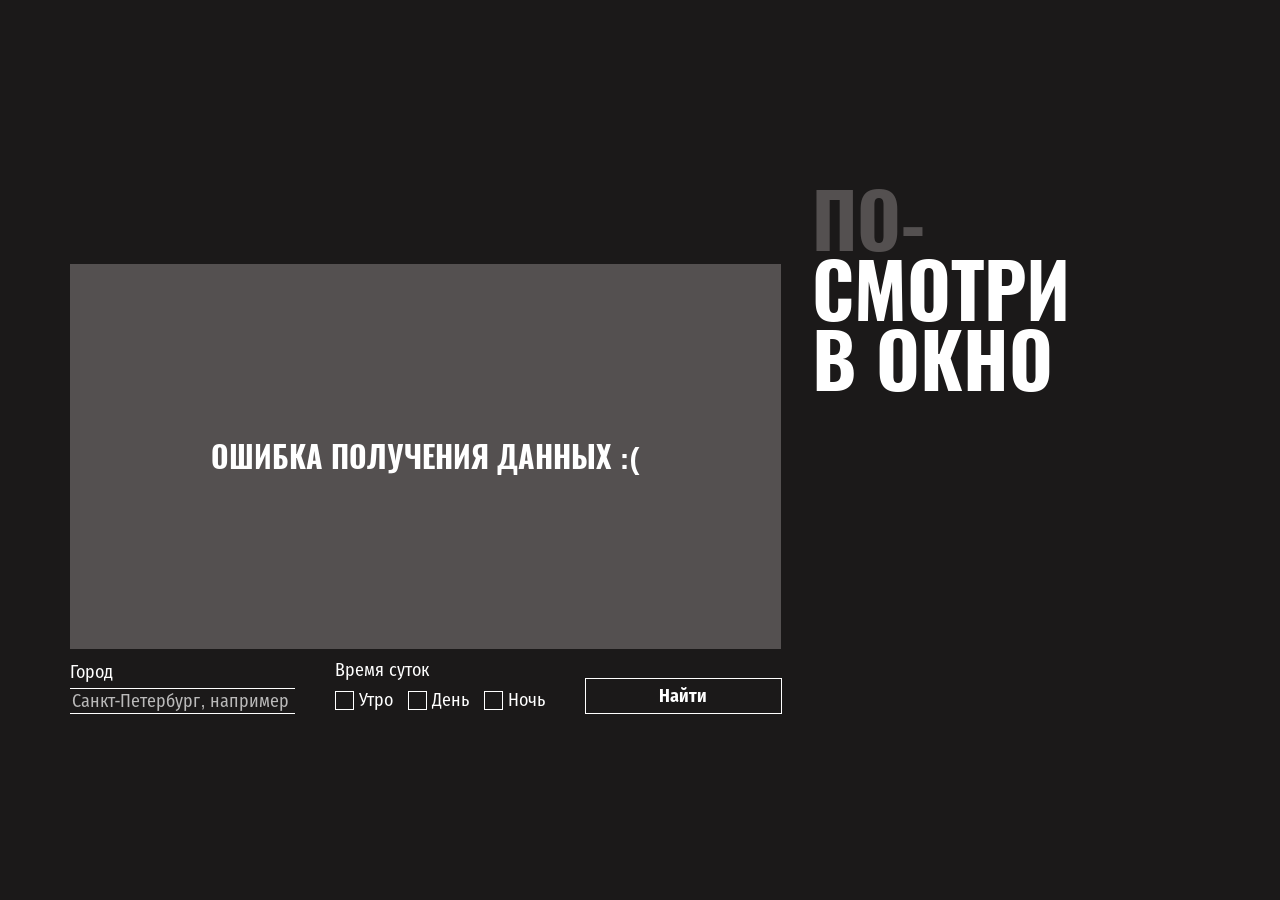
<file: index.html>
<!DOCTYPE html>
<html lang="ru">

<head>
  <meta charset="UTF-8" />
  <meta http-equiv="X-UA-Compatible" content="IE=edge" />
  <meta name="viewport" content="width=device-width, initial-scale=1.0" />
  <title>Посмотри в окно</title>
  <link rel="stylesheet" href="./fonts/fonts.css" />
  <link rel="stylesheet" href="./styles/style.css" />
  <link rel="stylesheet" href="./styles/preloader.css" />
  <link rel="stylesheet" href="./styles/error.css" />
</head>

<body class="page">
  <main class="content">
    <section class="result">
      <div class="result__video-container">
        <video src="" controls class="result__video" poster=""></video>
      </div>

      <form class="search-form">
        <fieldset class="search-form__fieldset">
          <h2 class="search-form__fieldset-title">Город</h2>
          <label class="search-form__label">
            <span class="search-form__label-text visually-hidden">Город</span>
            <input type="text" placeholder="Санкт-Петербург, например" name="city" class="search-form__textfield" />
          </label>
        </fieldset>
        <fieldset class="search-form__fieldset">
          <h2 class="search-form__fieldset-title">Время суток</h2>
          <div class="search-form__checkbox-list">
            <label class="search-form__label">
              <input type="checkbox" name="time" value="morning" class="search-form__checkbox visually-hidden" />
              <span class="search-form__pseudo-checkbox"></span>
              <span class="search-form__label-text">Утро</span>
            </label>
            <label class="search-form__label">
              <input type="checkbox" name="time" value="afternoon" class="search-form__checkbox visually-hidden" />
              <span class="search-form__pseudo-checkbox"></span>
              <span class="search-form__label-text">День</span>
            </label>
            <label class="search-form__label">
              <input type="checkbox" name="time" value="night" class="search-form__checkbox visually-hidden" />
              <span class="search-form__pseudo-checkbox"></span>
              <span class="search-form__label-text">Ночь</span>
            </label>
          </div>
        </fieldset>
        <button class="button button_focus-visible search-form__submit-button">Найти</button>
      </form>
    </section>

    <section class="content__details">
      <h1 class="title">
        <span class="content__accent">По-</span><br />смотри<br />в окно
      </h1>
      
      <div class="content__list-container">
        <ul class="content__list">
          <!-- ЗДЕСЬ ОКАЖУТСЯ ТЕМПЛЕЙТЫ КАРТОЧЕК -->
        </ul>
      </div>
    </section>
  </main>

  <!-- ТЕМПЛЕЙТЫ -->

  <template class="preloader-template">
    <div class="preloader">
      <div class="preloader-chasing-squares">
        <div class="square"></div>
        <div class="square"></div>
        <div class="square"></div>
        <div class="square"></div>
      </div>
    </div>
  </template>

  <template class="cards-list-item-template">
    <li class="content__list-item">
      <a href="#0" class="content__card-link">
        <article class="content__video-card">
          <div class="content__video-card-description-container">
            <h2 class="content__video-card-title"></h2>
            <p class="content__video-card-description"></p>
          </div>
          <img src="" alt="" class="content__video-card-thumbnail" />
        </article>
      </a>
    </li>
  </template>
  <template class="more-button-template">
    <li>
      <button class="button more-button">Показать еще</button>

    </li>
  </template>

  <template class="error-template">
    <div class="error">
      <h2 class="error__title">Из этого города нет видео :(</h2>
    </div>
  </template>
  <script src="./scripts/script.js"></script>
</body>

</html>
</file>
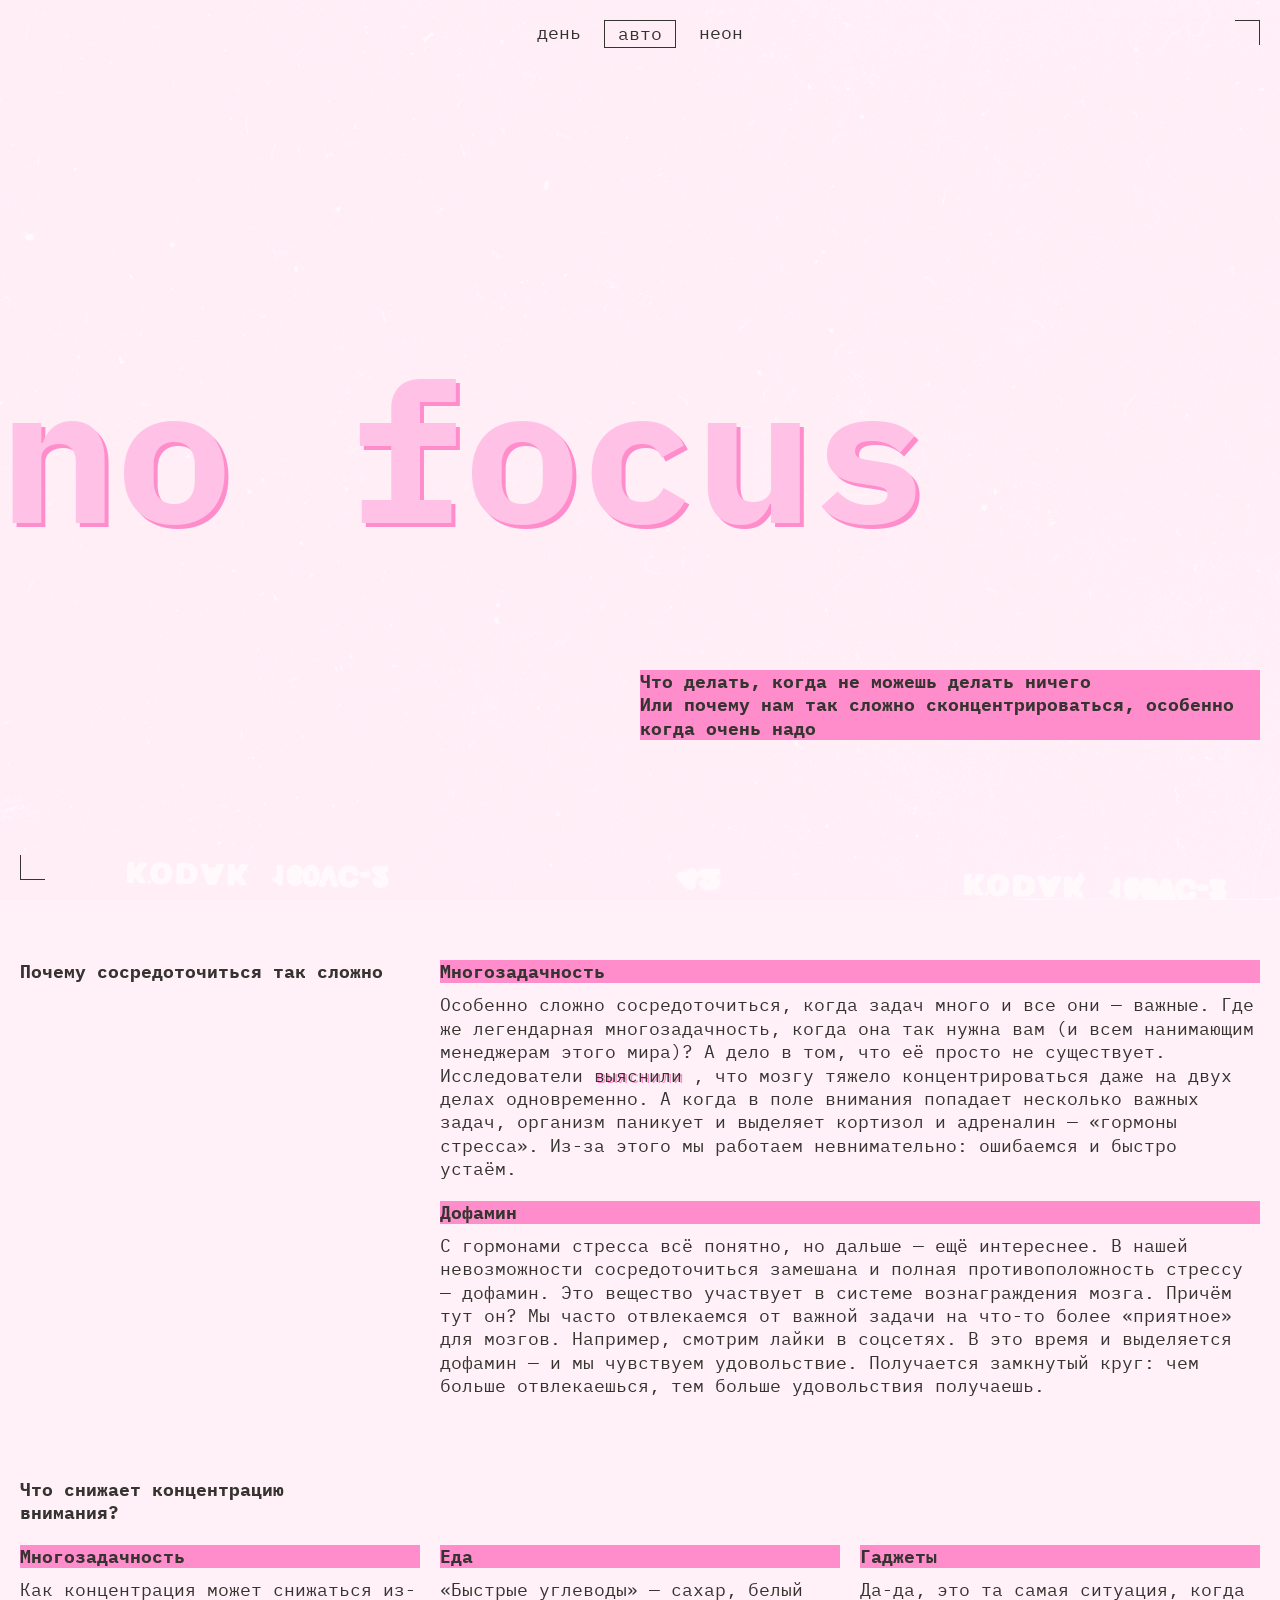
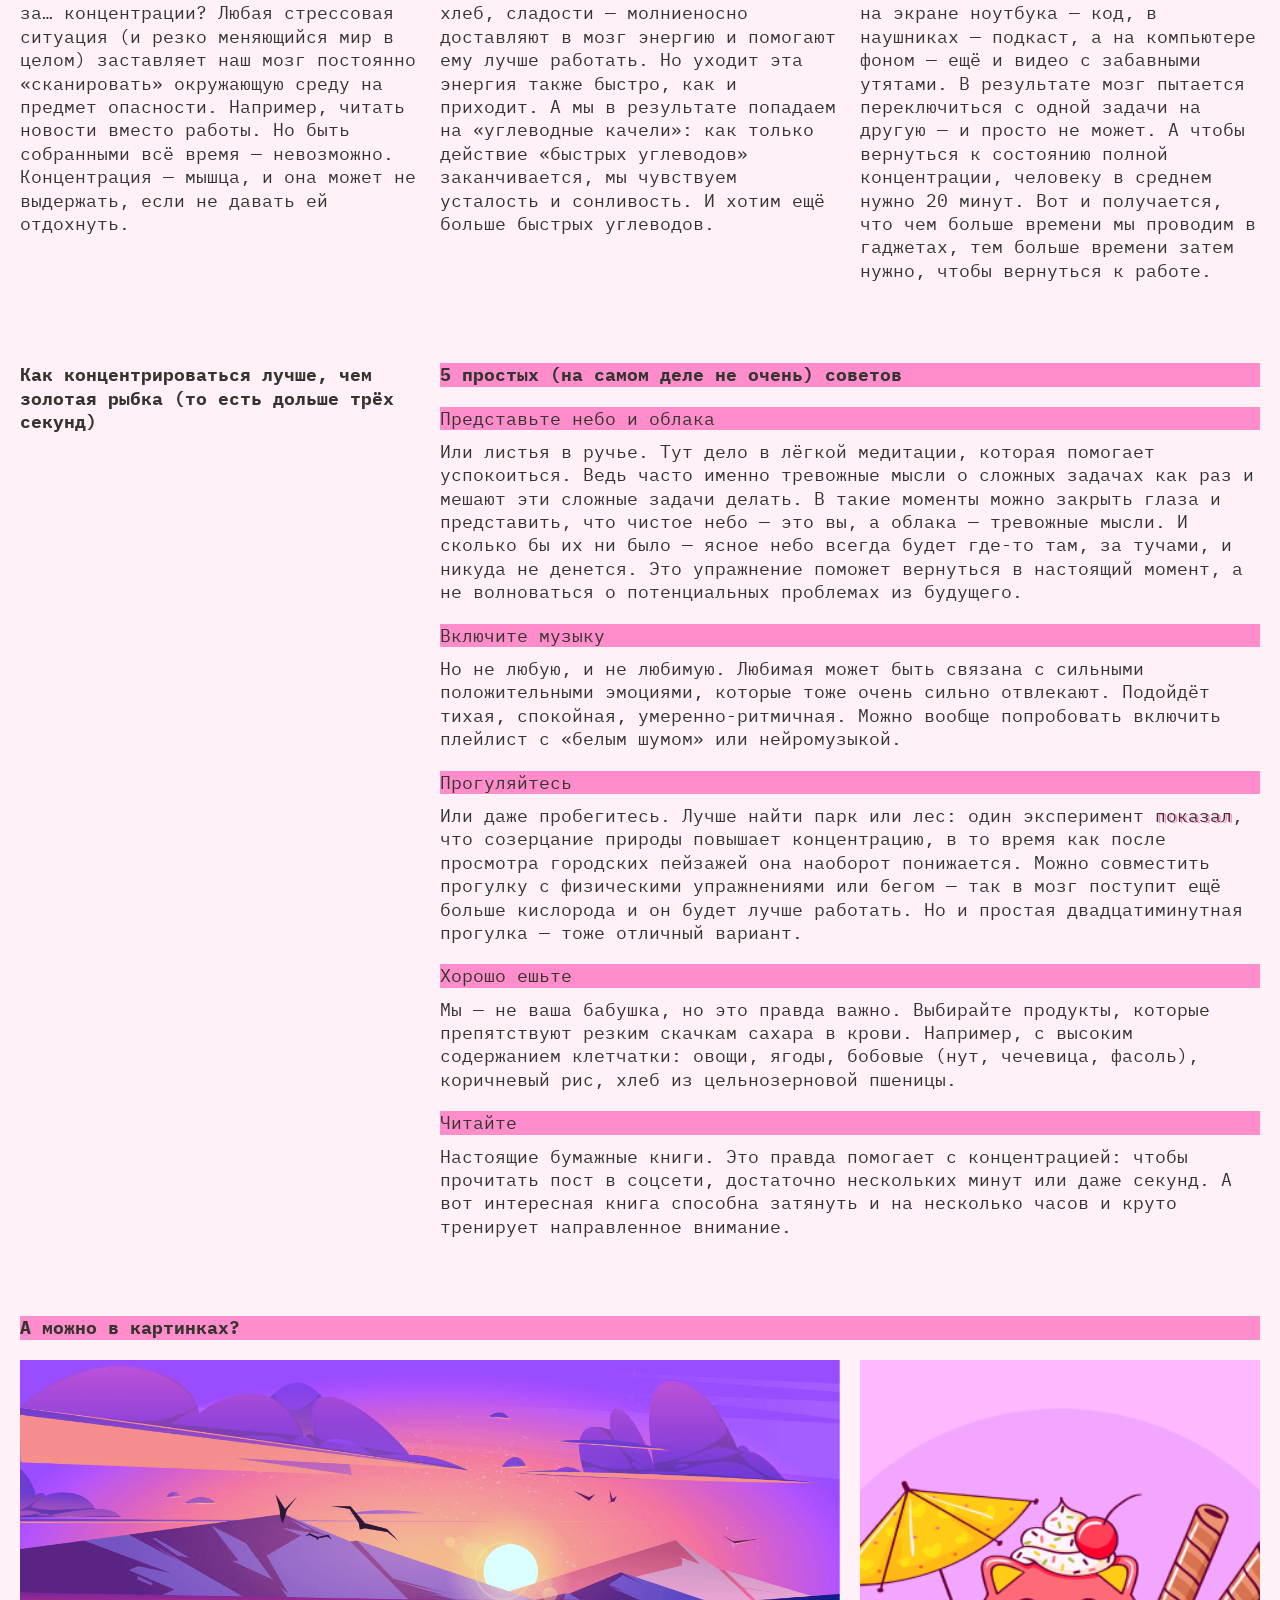
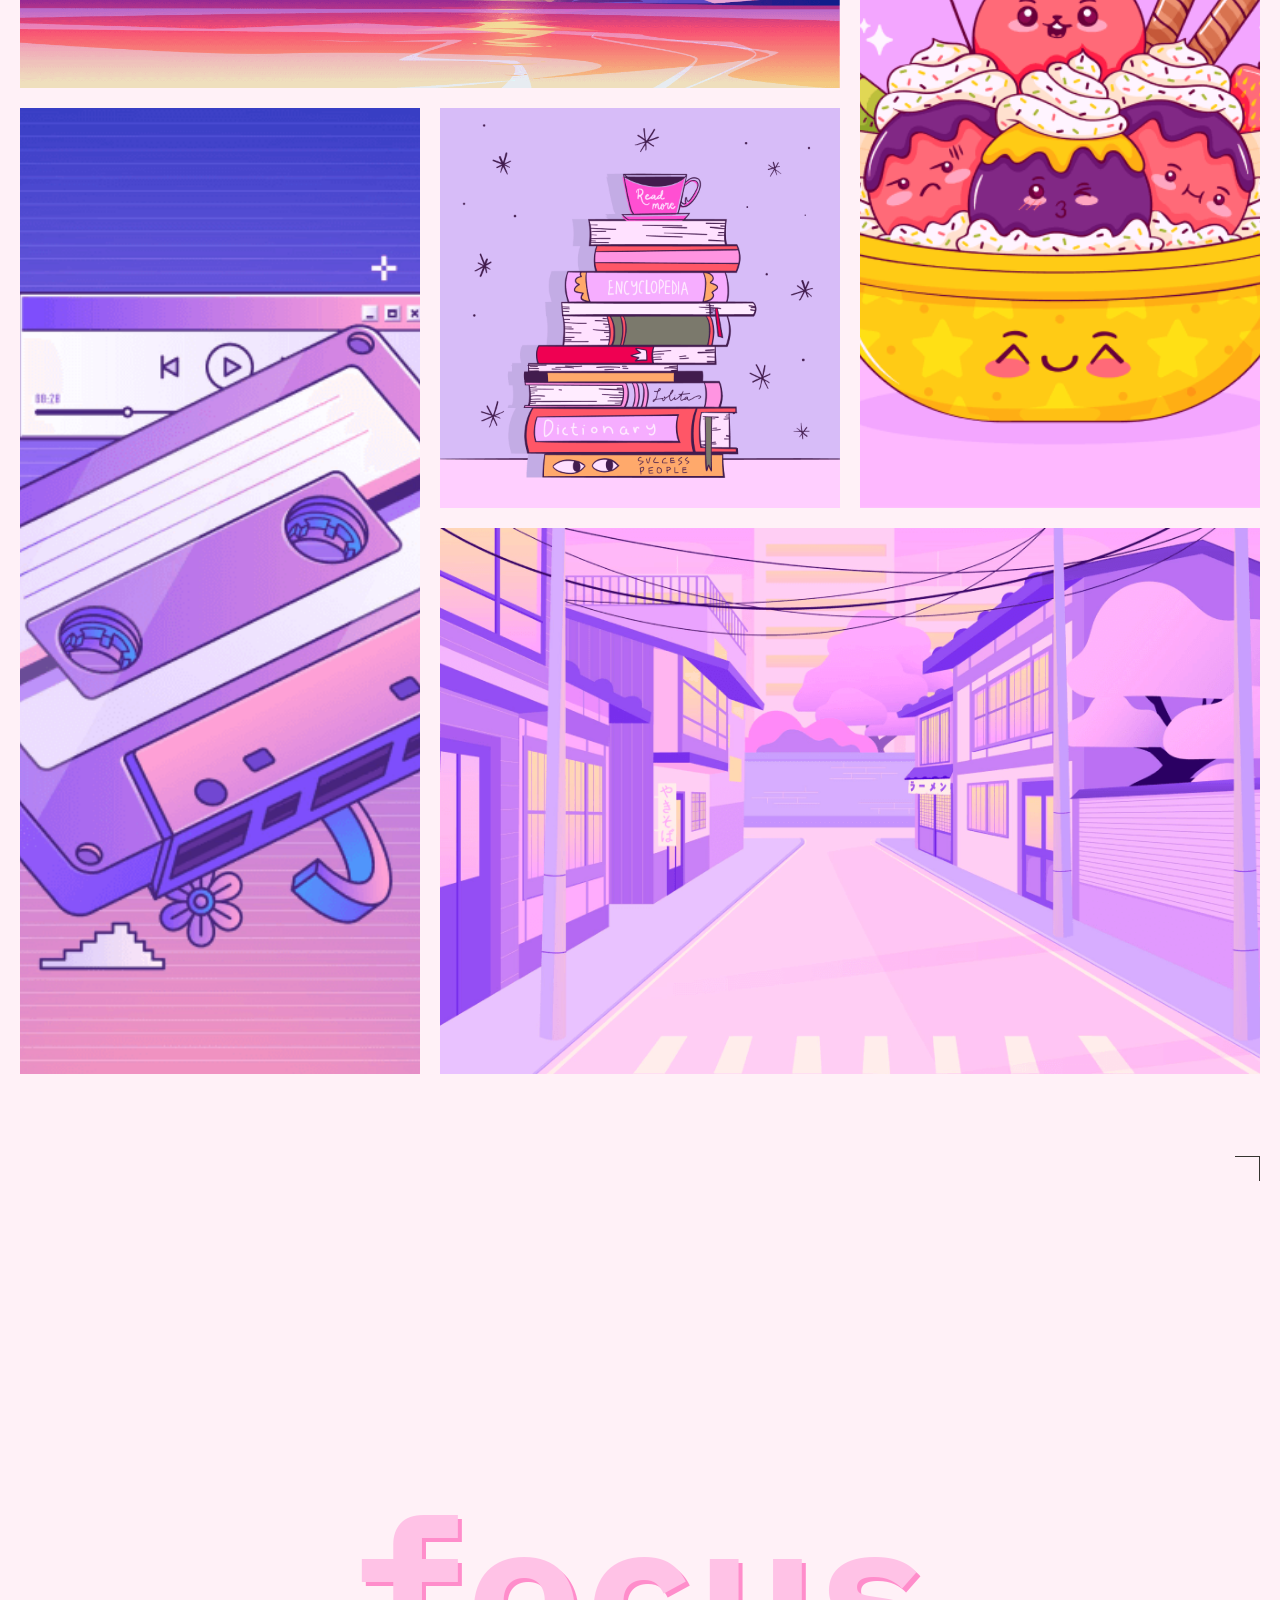
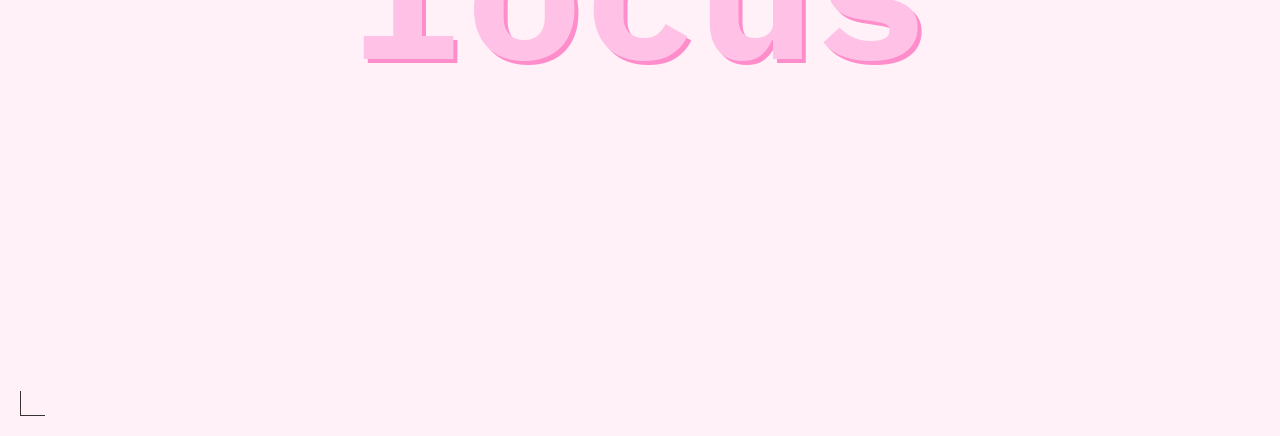
<file: Desktop/div/slozhno-sosredotochitsya-fd/index.html>
<!DOCTYPE html>
<html lang="ru">
  <head>
    <meta charset="UTF-8" />
    <meta http-equiv="X-UA-Compatible" content="IE=edge" />
    <meta name="viewport" content="width=device-width, initial-scale=1.0" />
    <meta name="color-scheme" content="dark light">
    <title>Сложно сосредоточиться</title>
    <link rel="stylesheet" href="./fonts/fonts.css">
    <link rel="stylesheet" href="./styles/globals.css">
    <link rel="stylesheet" href="./styles/variables.css">
    <link rel="stylesheet" href="./styles/style.css">
    <link rel="stylesheet" href="./styles/dark.css">
    <link rel="stylesheet" href="./styles/light.css">
    <link rel="icon" href="./images/favicon.ico" sizes="any" />
    <link rel="icon" href="./images/favicon.svg" type="image/svg+xml" />
    <link rel="mobile-icon" href="./images/mobile-icon.png" />
    <script src="./scripts/script.js"></script>
  </head>
  <body class="page">
    <header class="header decorated-zone">
      <span class="rec_empty"></span>

      <nav class="header__theme-menu">
        <ul class="header__theme-menu-list">
          <li class="header__theme-menu-item">
            <button
              class="header__theme-menu-button header__theme-menu-button_type_light"
            >
              День
            </button>
          </li>
          <li class="header__theme-menu-item">
            <button
              class="header__theme-menu-button header__theme-menu-button_active header__theme-menu-button_type_auto"
              disabled
            >
              Авто
            </button>
          </li>
          <li class="header__theme-menu-item">
            <button
              class="header__theme-menu-button header__theme-menu-button_type_dark"
            >
              Неон
            </button>
          </li>
        </ul>
      </nav>

      <h1 class="huge_title">no focus</h1>

      <div class="header_text"><p>Что делать, когда не можешь делать ничего</p>
        <p>Или почему нам так сложно сконцентрироваться, особенно когда очень надо</p>
      </div>
    </header>
    <main class="main">
      <section class="section section_why">
        <h2 class="question question_why">Почему сосредоточиться так сложно</h2>

        <div class="answers_why">
          <article class="answer">
            <h3 class="answer_title">Многозадачность</h3>
            <p class="answer_text">Особенно сложно сосредоточиться, когда задач много и все они — важные.
              Где же легендарная многозадачность, когда она так нужна вам
              (и всем нанимающим менеджерам этого мира)?
              А дело в том, что её просто не существует. Исследователи 
              <a class="simple_link" href="https://www.dana.org/article/multicosts-of-multitasking/" class="section__article-text-link" target="_blank">выяснили</a>
              , что мозгу тяжело концентрироваться даже на двух делах одновременно. 
              А когда в поле внимания попадает несколько важных задач, 
              организм паникует и выделяет кортизол и адреналин — «гормоны стресса». 
              Из-за этого мы работаем невнимательно: ошибаемся и быстро устаём.
            </p>
          </article>

          <article class="answer">
            <h3 class="answer_title">Дофамин</h3>
            <p class="answer_text">С гормонами стресса всё понятно, но дальше — ещё интереснее. 
              В нашей невозможности сосредоточиться замешана и полная противоположность 
              стрессу — дофамин. Это вещество участвует в системе вознаграждения мозга. 
              Причём тут он? Мы часто отвлекаемся от важной задачи на что-то более 
              «приятное» для мозгов. Например, смотрим лайки в соцсетях. 
              В это время и выделяется дофамин — и мы чувствуем удовольствие. 
              Получается замкнутый круг: чем больше отвлекаешься, тем больше 
              удовольствия получаешь.
            </p>
          </article>
        </div>
      </section>

      <section class="section section_what">
        <h2 class="question question_what">Что снижает концентрацию внимания?</h2>
        <div class="answers_what">
          <article class="answer">
            <h3 class="answer_title">Многозадачность</h3>
            <p class="answer_text">Как концентрация может снижаться из-за… концентрации? 
              Любая стрессовая ситуация (и резко меняющийся мир в целом) 
              заставляет наш мозг постоянно «сканировать» окружающую среду на предмет 
              опасности. Например, читать новости вместо работы. Но быть собранными 
              всё время — невозможно. Концентрация — мышца, и она может не выдержать, 
              если не давать ей отдохнуть.
            </p>
          </article>

          <article class="answer">
            <h3 class="answer_title">Еда</h3>
            <p class="answer_text">«Быстрые углеводы» — сахар, белый хлеб, сладости — молниеносно 
              доставляют в мозг энергию и помогают ему лучше работать. 
              Но уходит эта энергия также быстро, как и приходит. 
              А мы в результате попадаем на «углеводные качели»: как только действие 
              «быстрых углеводов» заканчивается, мы чувствуем усталость и сонливость. 
              И хотим ещё больше быстрых углеводов.
            </p>
          </article>

          <article class="answer">
            <h3 class="answer_title">Гаджеты</h3>
            <p class="answer_text">Да-да, это та самая ситуация, когда на экране ноутбука — код,
              в наушниках — подкаст, а на компьютере фоном — ещё и видео с
              забавными утятами. В результате мозг пытается переключиться с
              одной задачи на другую — и просто не может. А чтобы
              вернуться к состоянию полной концентрации, человеку в среднем
              нужно 20 минут. Вот и получается, что чем больше
              времени мы проводим в гаджетах, тем больше времени затем нужно,
              чтобы вернуться к работе.
            </p>
          </article>
        </div>
      </section>

      <section class="section section_how">
        <h2 class="question question_how">Как концентрироваться лучше, чем золотая рыбка (то есть дольше трёх секунд)</h2>
        <article class="answers_how">
          <h3 class="answer_title advice_title_main">5 простых (на самом деле не очень) советов</h3>

          <h4 class="advice_title">Представьте небо и облака</h4>
          <p class="answer_text">Или листья в ручье. Тут дело в лёгкой медитации, которая помогает успокоиться. 
            Ведь часто именно тревожные мысли о сложных задачах как раз и мешают эти 
            сложные задачи делать. В такие моменты можно закрыть глаза и представить, 
            что чистое небо — это вы, а облака — тревожные мысли. И сколько бы их ни 
            было — ясное небо всегда будет где-то там, за тучами, и никуда не денется. 
            Это упражнение поможет вернуться в настоящий момент, а не волноваться о 
            потенциальных проблемах из будущего.
          </p>

          <h4 class="advice_title">Включите музыку</h4>
          <p class="answer_text">Но не любую, и не любимую. Любимая может быть связана с сильными 
            положительными эмоциями, которые тоже очень сильно отвлекают. Подойдёт 
            тихая, спокойная, умеренно-ритмичная. Можно вообще попробовать включить 
            плейлист с «белым шумом» или нейромузыкой.
          </p>

          <h4 class="advice_title">Прогуляйтесь</h4>
          <p class="answer_text">Или даже пробегитесь. Лучше найти парк или лес: один эксперимент
            <a class="simple_link" href="https://www.sciencedirect.com/science/article/abs/pii/S0272494415000328" target="_blank">показал</a>,
            что созерцание природы повышает концентрацию, в то время как после просмотра 
            городских пейзажей она наоборот понижается. Можно совместить прогулку с 
            физическими упражнениями или бегом — так в мозг поступит ещё больше кислорода и 
            он будет лучше работать. Но и простая двадцатиминутная прогулка — 
            тоже отличный вариант.
          </p>

          <h4 class="advice_title">Хорошо ешьте</h4>
          <p class="answer_text">Мы — не ваша бабушка, но это правда важно. Выбирайте продукты, которые 
            препятствуют резким скачкам сахара в крови. Например, с высоким содержанием 
            клетчатки: овощи, ягоды, бобовые (нут, чечевица, фасоль), коричневый рис, 
            хлеб из цельнозерновой пшеницы.
          </p>

          <h4 class="advice_title">Читайте</h4>
          <p class="answer_text">Настоящие бумажные книги. Это правда помогает с концентрацией: чтобы прочитать 
            пост в соцсети, достаточно нескольких минут или даже секунд. 
            А вот интересная книга способна затянуть и на несколько часов и круто 
            тренирует направленное внимание.
          </p>
        </article>
      </section>

      <section class="gallery_section">
        <h2 class="answer_title picture_question">А можно в картинках?</h2>
        <ul  class="gallery">
          <li class="gallery__item sunset_pic">
            <img
              src="./images/sunset.png"
              alt="Закат"
              class="gallery__image"
              loading="lazy"
            />
          </li>

          <li class="gallery__item ice-cream_pic ">
            <img
              src="./images/ice-cream.png"
              alt="Мороженое"
              class="gallery__image"
              loading="lazy"
            />
          </li>

          <li class="gallery__item tape_pic">
            <img
              src="./images/tape.png"
              alt="Кассета"
              class="gallery__image"
              loading="lazy"
            />
          </li>

          <li class="gallery__item books_pic">
            <img
              src="./images/books.png"
              alt="Книги"
              class="gallery__image"
              loading="lazy"
            />
          </li>

          <li class="gallery__item street_pic">
            <img
              src="./images/street.png"
              alt="Улица"
              class="gallery__image"
              loading="lazy"
            />
          </li>
        </ul>
      </section>

    </main>
    <footer class="footer decorated-zone">
      <h2 class="huge_title footer_title">focus</h2>
    </footer>

  </body>
</html>
</file>
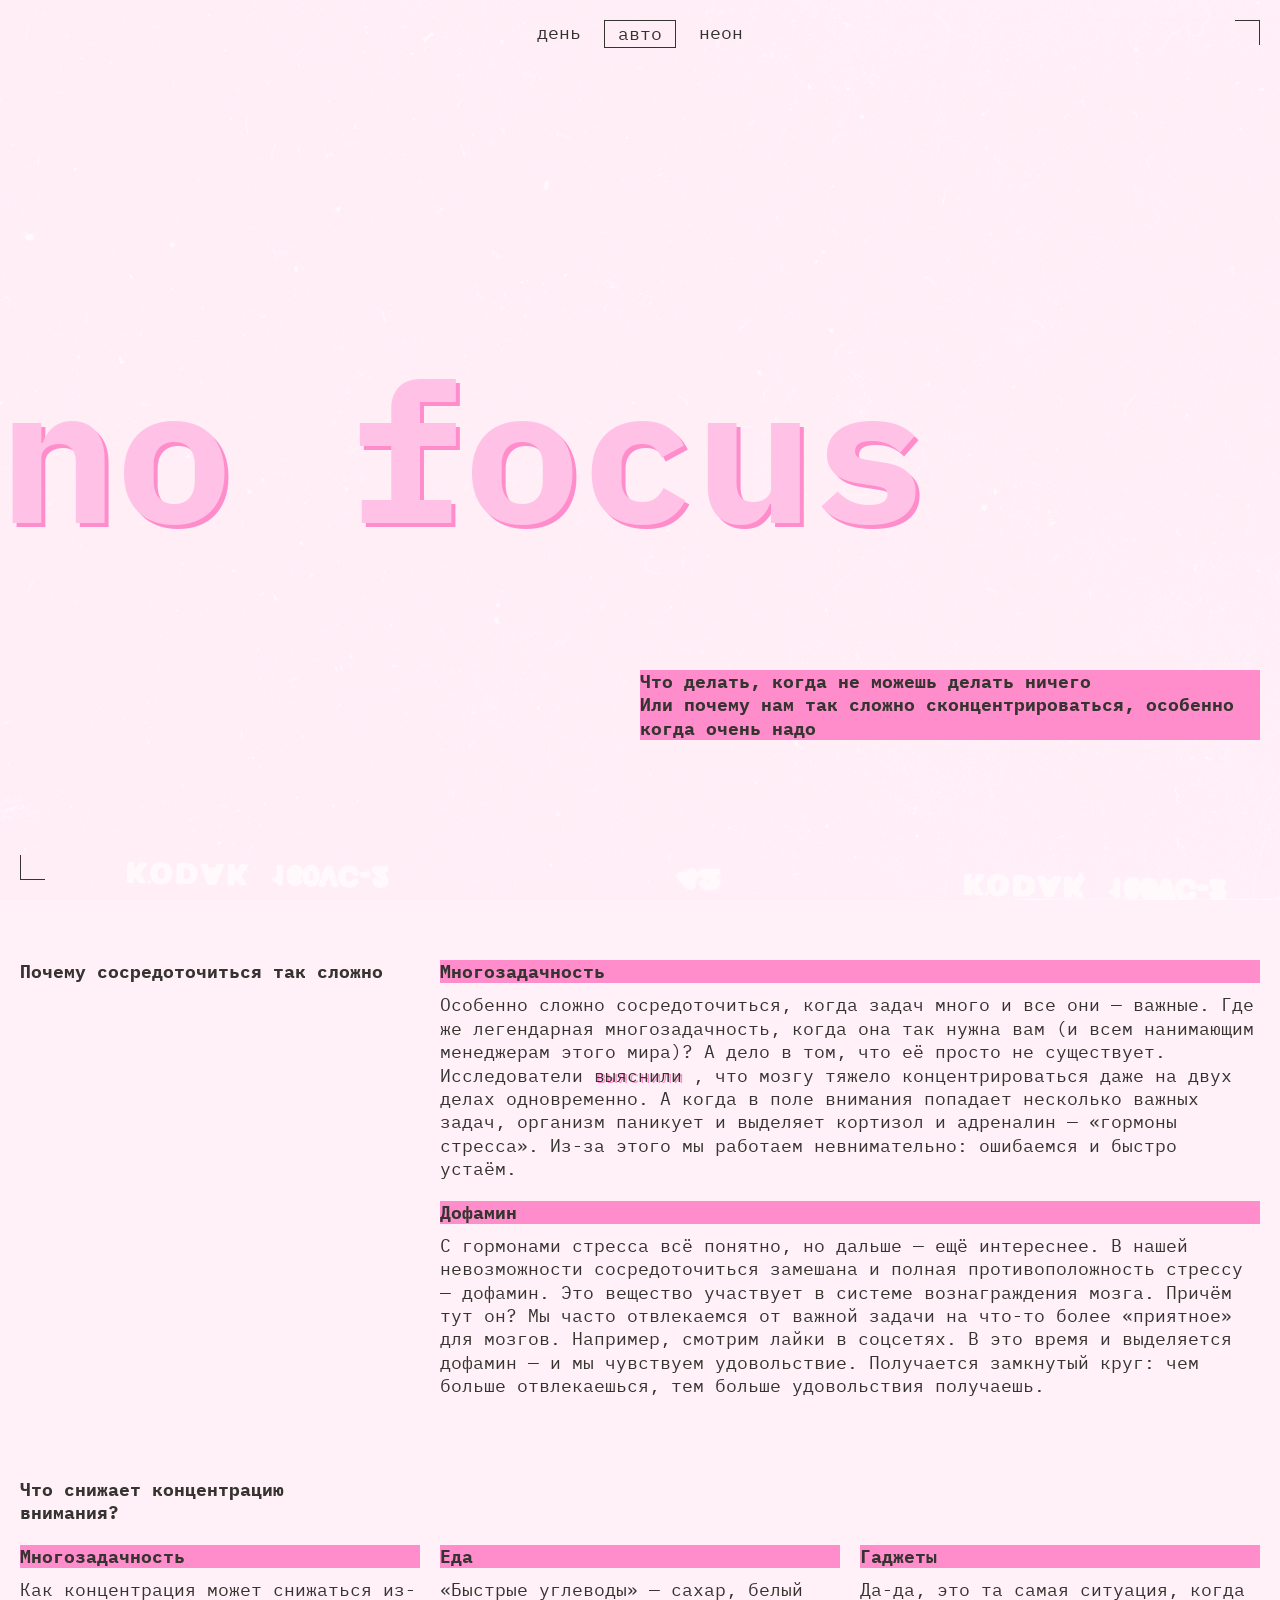
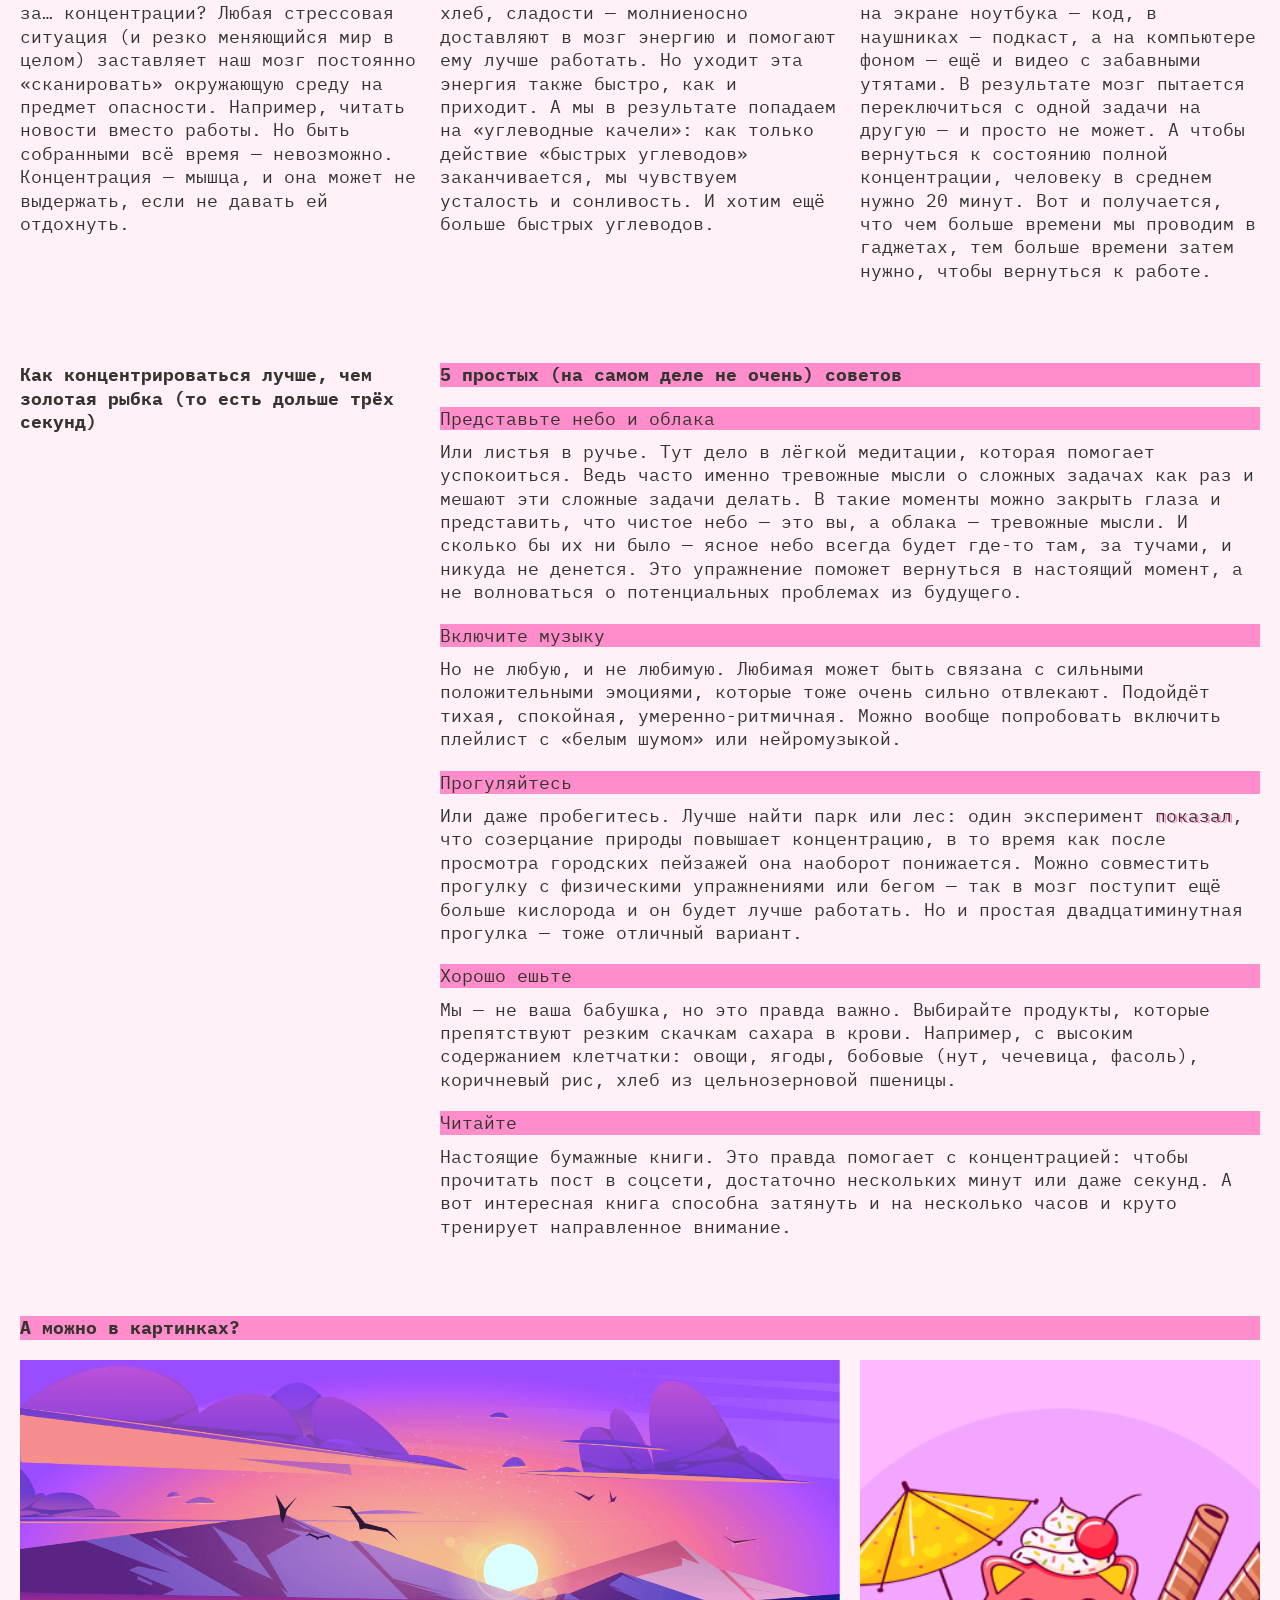
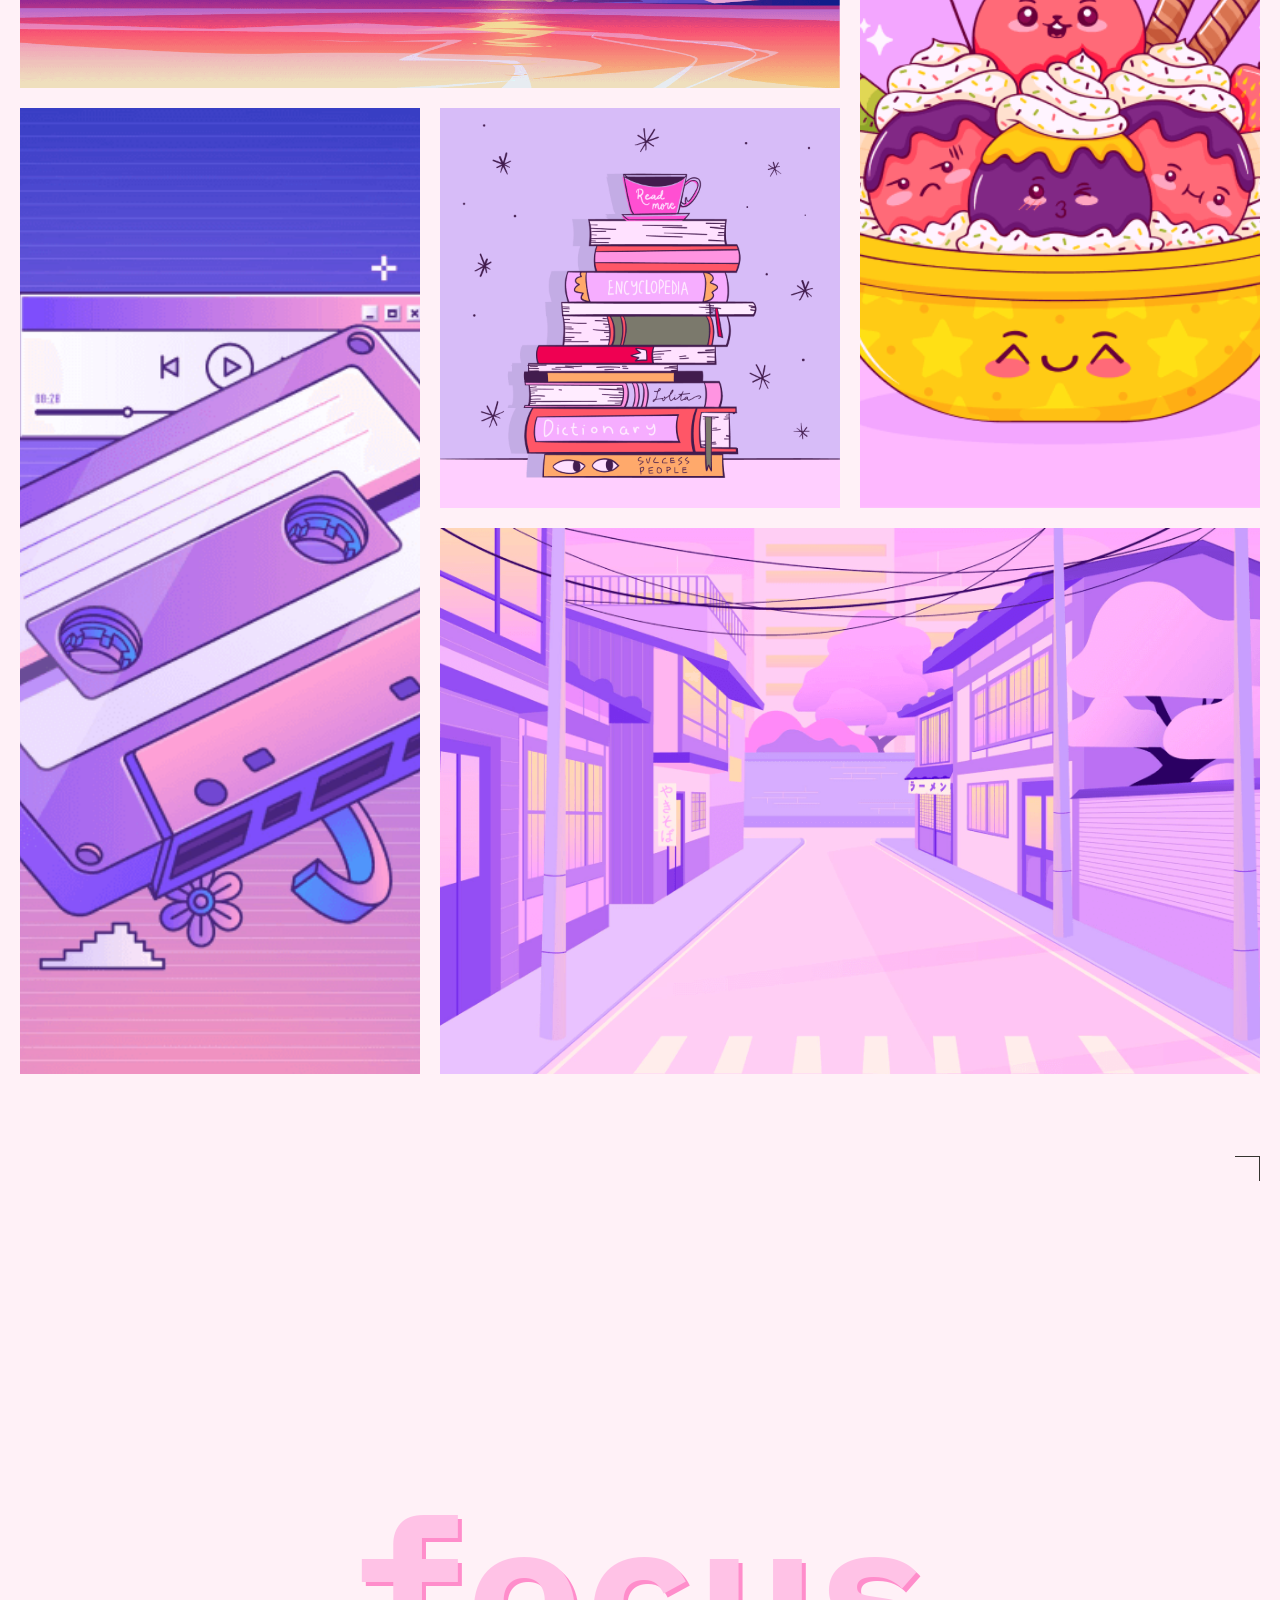
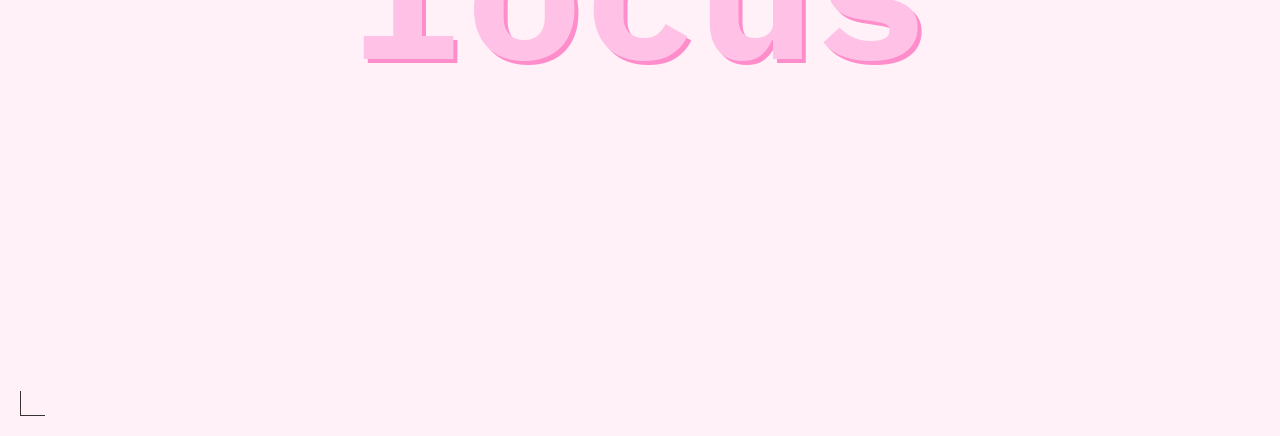
<file: Desktop/div/slozhno-sosredotochitsya-fd/slozhno-sosredotochitsya-fd-main/index.html>
<!DOCTYPE html>
<html lang="ru">
  <head>
    <meta charset="UTF-8" />
    <meta http-equiv="X-UA-Compatible" content="IE=edge" />
    <meta name="viewport" content="width=device-width, initial-scale=1.0" />
    <meta name="color-scheme" content="dark light">
    <title>Сложно сосредоточиться</title>
    <link rel="stylesheet" href="./fonts/fonts.css">
    <link rel="stylesheet" href="./styles/globals.css">
    <link rel="stylesheet" href="./styles/variables.css">
    <link rel="stylesheet" href="./styles/style.css">
    <link rel="stylesheet" href="./styles/dark.css">
    <link rel="stylesheet" href="./styles/light.css">
    <link rel="icon" href="./images/favicon.ico" sizes="any" />
    <link rel="icon" href="./images/favicon.svg" type="image/svg+xml" />
    <link rel="mobile-icon" href="./images/mobile-icon.png" />
    <script src="./scripts/script.js"></script>
  </head>
  <body class="page">
    <header class="header decorated-zone">
      <span class="rec_empty"></span>

      <nav class="header__theme-menu">
        <ul class="header__theme-menu-list">
          <li class="header__theme-menu-item">
            <button
              class="header__theme-menu-button header__theme-menu-button_type_light"
            >
              День
            </button>
          </li>
          <li class="header__theme-menu-item">
            <button
              class="header__theme-menu-button header__theme-menu-button_active header__theme-menu-button_type_auto"
              disabled
            >
              Авто
            </button>
          </li>
          <li class="header__theme-menu-item">
            <button
              class="header__theme-menu-button header__theme-menu-button_type_dark"
            >
              Неон
            </button>
          </li>
        </ul>
      </nav>

      <h1 class="huge_title">no focus</h1>

      <div class="header_text"><p>Что делать, когда не можешь делать ничего</p>
        <p>Или почему нам так сложно сконцентрироваться, особенно когда очень надо</p>
      </div>
    </header>
    <main class="main">
      <section class="section section_why">
        <h3 class="question question_why">Почему сосредоточиться так сложно</h3>

        <div class="answers_why">
          <article class="answer">
            <h3 class="answer_title">Многозадачность</h3>
            <p class="answer_text">Особенно сложно сосредоточиться, когда задач много и все они — важные.
              Где же легендарная многозадачность, когда она так нужна вам
              (и всем нанимающим менеджерам этого мира)?
              А дело в том, что её просто не существует. Исследователи 
              <a class="simple_link" href="#" target="_blank">выяснили</a>
              , что мозгу тяжело концентрироваться даже на двух делах одновременно. 
              А когда в поле внимания попадает несколько важных задач, 
              организм паникует и выделяет кортизол и адреналин — «гормоны стресса». 
              Из-за этого мы работаем невнимательно: ошибаемся и быстро устаём.
            </p>
          </article>

          <article class="answer">
            <h3 class="answer_title">Дофамин</h3>
            <p class="answer_text">С гормонами стресса всё понятно, но дальше — ещё интереснее. 
              В нашей невозможности сосредоточиться замешана и полная противоположность 
              стрессу — дофамин. Это вещество участвует в системе вознаграждения мозга. 
              Причём тут он? Мы часто отвлекаемся от важной задачи на что-то более 
              «приятное» для мозгов. Например, смотрим лайки в соцсетях. 
              В это время и выделяется дофамин — и мы чувствуем удовольствие. 
              Получается замкнутый круг: чем больше отвлекаешься, тем больше 
              удовольствия получаешь.
            </p>
          </article>
        </div>
      </section>

      <section class="section section_what">
        <h2 class="question question_what">Что снижает концентрацию внимания?</h2>
        <div class="answers_what">
          <article class="answer">
            <h3 class="answer_title">Многозадачность</h3>
            <p class="answer_text">Как концентрация может снижаться из-за… концентрации? 
              Любая стрессовая ситуация (и резко меняющийся мир в целом) 
              заставляет наш мозг постоянно «сканировать» окружающую среду на предмет 
              опасности. Например, читать новости вместо работы. Но быть собранными 
              всё время — невозможно. Концентрация — мышца, и она может не выдержать, 
              если не давать ей отдохнуть.
            </p>
          </article>

          <article class="answer">
            <h3 class="answer_title">Еда</h3>
            <p class="answer_text">«Быстрые углеводы» — сахар, белый хлеб, сладости — молниеносно 
              доставляют в мозг энергию и помогают ему лучше работать. 
              Но уходит эта энергия также быстро, как и приходит. 
              А мы в результате попадаем на «углеводные качели»: как только действие 
              «быстрых углеводов» заканчивается, мы чувствуем усталость и сонливость. 
              И хотим ещё больше быстрых углеводов.
            </p>
          </article>

          <article class="answer">
            <h3 class="answer_title">Гаджеты</h3>
            <p class="answer_text">Да-да, это та самая ситуация, когда на экране ноутбука — код,
              в наушниках — подкаст, а на компьютере фоном — ещё и видео с
              забавными утятами. В результате мозг пытается переключиться с
              одной задачи на другую — и просто не может. А чтобы
              вернуться к состоянию полной концентрации, человеку в среднем
              нужно 20 минут. Вот и получается, что чем больше
              времени мы проводим в гаджетах, тем больше времени затем нужно,
              чтобы вернуться к работе.
            </p>
          </article>
        </div>
      </section>

      <section class="section section_how">
        <h2 class="question question_how">Как концентрироваться лучше, чем золотая рыбка (то есть дольше трёх секунд)</h2>
        <div class="answers_how">
          <h3 class="answer_title advice_title_main">5 простых (на самом деле не очень) советов</h3>

          <h4 class="advice_title">Представьте небо и облака</h4>
          <p class="answer_text">Или листья в ручье. Тут дело в лёгкой медитации, которая помогает успокоиться. 
            Ведь часто именно тревожные мысли о сложных задачах как раз и мешают эти 
            сложные задачи делать. В такие моменты можно закрыть глаза и представить, 
            что чистое небо — это вы, а облака — тревожные мысли. И сколько бы их ни 
            было — ясное небо всегда будет где-то там, за тучами, и никуда не денется. 
            Это упражнение поможет вернуться в настоящий момент, а не волноваться о 
            потенциальных проблемах из будущего.
          </p>

          <h4 class="advice_title">Включите музыку</h4>
          <p class="answer_text">Но не любую, и не любимую. Любимая может быть связана с сильными 
            положительными эмоциями, которые тоже очень сильно отвлекают. Подойдёт 
            тихая, спокойная, умеренно-ритмичная. Можно вообще попробовать включить 
            плейлист с «белым шумом» или нейромузыкой.
          </p>

          <h4 class="advice_title">Прогуляйтесь</h4>
          <p class="answer_text">Или даже пробегитесь. Лучше найти парк или лес: один эксперимент
            <a class="simple_link" href="#" target="_blank">показал</a>,
            что созерцание природы повышает концентрацию, в то время как после просмотра 
            городских пейзажей она наоборот понижается. Можно совместить прогулку с 
            физическими упражнениями или бегом — так в мозг поступит ещё больше кислорода и 
            он будет лучше работать. Но и простая двадцатиминутная прогулка — 
            тоже отличный вариант.
          </p>

          <h4 class="advice_title">Хорошо ешьте</h4>
          <p class="answer_text">Мы — не ваша бабушка, но это правда важно. Выбирайте продукты, которые 
            препятствуют резким скачкам сахара в крови. Например, с высоким содержанием 
            клетчатки: овощи, ягоды, бобовые (нут, чечевица, фасоль), коричневый рис, 
            хлеб из цельнозерновой пшеницы.
          </p>

          <h4 class="advice_title">Читайте</h4>
          <p class="answer_text">Настоящие бумажные книги. Это правда помогает с концентрацией: чтобы прочитать 
            пост в соцсети, достаточно нескольких минут или даже секунд. 
            А вот интересная книга способна затянуть и на несколько часов и круто 
            тренирует направленное внимание.
          </p>
        </div>
      </section>

      <section class="gallery_section">
        <h2 class="answer_title picture_question">А можно в картинках?</h2>
        <ul  class="gallery">
          <li class="gallery__item sunset_pic">
            <img
              src="./images/sunset.png"
              alt="Закат"
              class="gallery__image"
            />
          </li>

          <li class="gallery__item ice-cream_pic ">
            <img
              src="./images/ice-cream.png"
              alt="Мороженое"
              class="gallery__image"
            />
          </li>

          <li class="gallery__item tape_pic">
            <img
              src="./images/tape.png"
              alt="Кассета"
              class="gallery__image"
            />
          </li>

          <li class="gallery__item books_pic">
            <img
              src="./images/books.png"
              alt="Книги"
              class="gallery__image"
            />
          </li>

          <li class="gallery__item street_pic">
            <img
              src="./images/street.png"
              alt="Улица"
              class="gallery__image"
            />
          </li>
        </ul>
      </section>

    </main>
    <footer class="footer decorated-zone">
      <h2 class="huge_title footer_title">focus</h2>
    </footer>

  </body>
</html>
</file>
<file: fonts/fonts.css>
@font-face {
  font-family: Oswald;
  src: url(./Oswald-Bold.woff2) format('woff2'), url(./Oswald-Bold.woff) format('woff');
  font-weight: 700;
  font-style: normal;
}

@font-face {
  font-family: 'Fira Sans Condensed';
  src: url(./FiraSansCondensed-Regular.woff2) format('woff2'), url(./FiraSansCondensed-Regular.woff) format('woff');
  font-weight: 400;
  font-style: normal;
}

@font-face {
  font-family: 'Fira Sans Condensed';
  src: url(./FiraSansCondensed-Bold.woff2) format('woff2'), url(./FiraSansCondensed-Bold.woff) format('woff');
  font-weight: 700;
  font-style: normal;
}
</file>
<file: styles/style.css>
*,
*::before,
*::after {
  box-sizing: border-box;
}

html {
  height: 100%;
}

.page {
  display: flex;
  flex-direction: column;
  /* Выровнять элементы по вертикали */
  justify-content: center;
  /* Центрировать по вертикали */
  align-items: center;
  /* Центрировать по горизонтали */
  inline-size: 1200px;
  block-size: 100%;
  margin: auto;
  color: #fff;
  font-family: 'Fira Sans Condensed', sans-serif;
  font-size: 18px;
  background-color: #1b1919;
  height: 100vh;
  overflow-y: auto;
  /* Даем возможность прокрутки по вертикали */
}

.content__list:empty {
  min-height: auto;
  padding: 0;
  margin: 0;
}

h1,
h2,
h3,
h4,
p,
ul,
ol,
li,
blockquote,
fieldset {
  margin: 0;
  padding: 0;
}

ul,
ol {
  list-style: none;
}

.content {
  display: flex;
  flex-direction: row;
  justify-content: center;
  /* Центрируем содержимое по горизонтали */
  gap: 30px;
}

/* Блок видео и формы поиска */
.result {
  display: flex;
  flex-direction: column;
  position: relative;
  justify-content: end;
}

.result__video-container {
  inline-size: 711px;
  block-size: 385px;
  margin-block-start: 78px;
  position: relative;
  margin-bottom: 10px;
}

.result__video {
  block-size: 385px;
  min-block-size: 385px;
  inline-size: 100%;
  object-fit: cover;
}

.search-form {
  display: flex;
  gap: 40px;
}

.search-form:last-child {
  align-items: flex-end;
}

.search-form__fieldset {
  border: none;
}

.search-form__fieldset-title {
  font-weight: 400;
  font-size: 18px;
  line-height: 22px;
  padding-block-end: 5px;
}

.search-form__checkbox-list {
  display: flex;
  flex-direction: row;
  gap: 15px;
  padding-block-start: 3px;
  padding-block-end: 3px;
}

.search-form__label {
  display: flex;
  flex-direction: row;
  align-items: center;
  inline-size: fit-content;
}

.visually-hidden {
  position: absolute;
  inline-size: 1px;
  block-size: 1px;
  overflow: hidden;
  clip: rect(0 0 0 0);
  clip-path: inset(50%);
  white-space: nowrap;
}

.search-form__textfield {
  cursor: pointer;
  font-weight: 400;
  line-height: 22px;
  font-size: 18px;
  color: #fff;
  font-family: "Fira Sans Condensed", sans-serif;
  background-color: transparent;
  min-inline-size: 225px;
  border-top: 1px solid #fff;
  border-bottom: 1px solid #fff;
  border-left: none;
  border-right: none;
  appearance: none;
}

.search-form__textfield::placeholder {
  color: rgba(255, 255, 255, 0.7);
}

.search-form__textfield:focus {
  outline: none;
}


.search-form__textfield:focus-visible {
  outline: 1px solid #fff;
  outline-offset: 1px;
}

.search-form__textfield:active {
  border-left: 1px solid #fff;
  border-right: 1px solid #fff;
  
}

.search-form__pseudo-checkbox {
  cursor: pointer;
  display: block;
  inline-size: 19px;
  block-size: 19px;
  border: 1px solid #fff;
}

.search-form__checkbox:checked+.search-form__pseudo-checkbox::before {
  display: block;
  content: "";
  inline-size: 15px;
  block-size: 15px;
  background-color: #fff;
  margin: 1px;
}

.search-form__label:has(.search-form__checkbox:focus-visible) {
  outline: 1px solid #fff;
  outline-offset: 1px;
}

.search-form__label-text {
  padding-inline-start: 5px;
}

.search-form__label:not(:has(.search-form__textfield)):hover {
  text-decoration: underline;
}

.button {
  border: 1px solid #FFF;
  padding: 6px 0;
  color: #FFF;
  font-family: 'Fira Sans Condensed', sans-serif;
  font-weight: 700;
  font-size: 18px;
  text-align: center;
  background-color: transparent;
  cursor: pointer;
  inline-size: 100%;
}

.button:focus {
  outline: none;
}

.button:hover {
  text-decoration: underline;
}

.button:active {
  background-color: rgba(84, 80, 80, 1);
}

.search-form__submit-button {
  padding: 6px 73.5px;
}

.search-form__submit-button:focus-visible {
  outline: 1px solid #fff;
  outline-offset: 1px;
}

/* Блок вывода списка видео */
.content__details {
  display: grid;
  grid-template-rows: 1fr auto;
  /* Контент растягивается, кнопка фиксирована внизу */
  height: 100%;
}

.title {
  width: 399px;
  font-family: "Oswald", sans-serif;
  /* Added fallback sans-serif */
  padding-block-end: 23px;
  font-weight: 700;
  font-size: 75px;
  line-height: 93%;
  text-transform: uppercase;
}

.content__accent {
  color: #545050;
  position: relative;
}

.content__accent::after {
  position: relative;
}


.content__list {
  max-block-size: 298px;
  overflow: auto;
  position: relative;
}

.content__list::-webkit-scrollbar {
  width: 4px;
  /* Сделали очень тонким */
}

.content__list::-webkit-scrollbar-thumb {
  background: #d9d9d9;
  /* Серый скролл */
}

.content__list::-webkit-scrollbar-track {
  background: transparent;
  /* Полностью убираем фон */
}


.content__list-item:not(:last-child) {
  padding-block-end: 32px;
}

.content__card-link {
  display: block;
  text-decoration: none;
  color: #fff;
}

.content__card-link:focus {
  outline: none;
}

.content__card-link:focus-visible {
  outline: 1px solid #fff;
  outline-offset: 1px;
  margin: 2px;
}

.content__card-link_current {
  background: rgba(84, 80, 80, 1);
}

.content__card-link:hover {
  text-decoration: underline;
}

.content__card-link:active {
  background-color: rgba(84, 80, 80, 1);
}

.content__video-card {
  display: grid;
  grid-template-columns: 1fr 1fr;
  align-items: flex-start;
}

.content__video-card-description-container {
  padding-inline-start: 2px;
  width: 196px;
}

.content__video-card-title {
  font-family: "Oswald", sans-serif;
  font-weight: 700;
  font-size: 30px;
  line-height: 100%;
  text-transform: uppercase;
  padding-block-end: 6px;
  max-width: 100%;
  white-space: nowrap;
  /* Запретить перенос слов */
  overflow: hidden;
  /* Скрыть переполнение */
  text-overflow: ellipsis;
  /* Добавить многоточие */
}

.content__video-card-description {
  font-weight: 400;
  line-height: 90%;
  display: -webkit-box;
  -webkit-box-orient: vertical;
  -webkit-line-clamp: 4;
  /* Limit to 4 lines */
  line-clamp: 4;
  overflow: hidden;
}

.content__video-card-thumbnail {
  display: block;
  justify-self: end;
  inline-size: 194px;
  block-size: 103px;
  object-fit: cover;
  object-position: center;
}
</file>
<file: styles/preloader.css>
.preloader {
  position: absolute;
  inset: 0;
  display: flex;
  justify-content: center;
  align-items: center;
  background: #545050;
}

.preloader-chasing-squares {
  width: 50px;
  height: 50px;
  line-height: 19px;
}

.preloader-chasing-squares .square {
  display: inline-block;
  width: 15px;
  height: 15px;
  opacity: 1;
  background: #fff;
  animation: focusfade 2.8s infinite;
}

.preloader-chasing-squares .square:nth-child(2) {
  animation-delay: 0.7s;
}

.preloader-chasing-squares .square:nth-child(3) {
  animation-delay: 2.1s;
}

.preloader-chasing-squares .square:nth-child(4) {
  animation-delay: 1.4s;
}

@keyframes focusfade {
  0% {
    opacity: 0.7;
  }

  30% {
    opacity: 0.7;
  }

  60% {
    opacity: 0;
  }

  75% {
    opacity: 0;
  }

  100% {
    opacity: 0.7;
  }
}
</file>
<file: styles/error.css>
.error {
  position: absolute;
  inset: 0;
  display: flex;
  justify-content: center;
  align-items: center;
  background-color: #545050;
}

.error__title {
  color: #fff;
  font-family: Oswald, sans-serif;
  font-size: 30px;
  text-align: center;
  text-transform: uppercase;
}
</file>
<file: Desktop/div/slozhno-sosredotochitsya-fd/fonts/fonts.css>
@font-face {
  font-family: 'IBM Plex mono';
  src: url(./IBMPlexMono-Regular.woff) format('woff');
  font-weight: normal;
  font-display: swap;
}

@font-face {
  font-family: 'IBM Plex mono';
  src: url(./IBMPlexMono-Bold.woff) format('woff');
  font-weight: bold;
  font-display: swap;
}
</file>
<file: Desktop/div/slozhno-sosredotochitsya-fd/styles/globals.css>
/* Глобальные стили для проекта, их можно дополнять и менять по желанию */

*,
*::before,
*::after {
  box-sizing: border-box;
}

body {
  min-inline-size: 375px;
  max-inline-size: 1440px;
  margin: 0 auto;
}

h1,
h2,
h3,
h4,
h5,
h6,
p {
  margin: 0;
}

ul {
  margin: 0;
  padding: 0;
  list-style: none;
}

picture {
  margin: 0;
  padding: 0;
}

button,
a {
  color: currentColor;
  font-family: inherit;
  font-size: inherit;
  line-height: inherit;
}
</file>
<file: Desktop/div/slozhno-sosredotochitsya-fd/styles/variables.css>
/*
  Переменные для вашего проекта
  и их переопределение под различные устройства
*/
:root {
  --basic-pink: #FF8DCB;
  --title-pink: #FFC2E6;
  --almost-white-bg: #FFF1F7;
  --real-red: #ff0070;
  --approximately-black: #000028;
  --almost-black: #353430;

  --regular-font-size: 18px;
  --regular-line-height: 100%;
  --regular-gap: 10px;
  --decoration-gap: clamp(10px , 2.65vw , 20px);
  --min-height: 668px;
  --header-margin-left: min(10px , 20px - 2.6vw);
  --section-child-margin: 40px;
  --project-font-family: "IBM Plex Mono", "Arial", sans-serif;
  --corner-thickness: 1px;
  --rec_empty_x_pos: 30px;
}
</file>
<file: Desktop/div/slozhno-sosredotochitsya-fd/styles/style.css>
/* Основные стили проекта. Это стили для темы, которую вы верстаете первой. */

.page {
  /* сохраните в разметке и стилях класс page у тега body. Он удобен, чтобы составлять селекторы для разных цветовых тем. */
  font-family: var(--project-font-family);
  font-weight: bold;
  font-size: var(--regular-font-size);
  line-height: 1.3;
  background-color: var(--page-bg-color);
  background-attachment: fixed;
  background-image: var(--background-image);
  background-size: cover;
}

.header {
  /*height: max(100vh, var(--min-height));*/
  height: 100vh;
  min-height: 668px;
  font: inherit;
  display: grid;
  grid-template-rows: 1fr min-content 1fr;
  grid-template-columns: 1fr;
  position: relative; /* это для уголочков */
  align-items: center;
  padding: var(--decoration-gap) 0;
}

.header_text {
  background-color: var(--header-text-bg-color);
  color: var(--header-text-color);
  font-weight: bold;
  font-size: inherit;
  margin: var(--decoration-gap);
  font: inherit;
}

/* МЕНЮ */
.header__theme-menu-list {
  display: grid;
  gap: 10px;
}

.header__theme-menu-button {
  padding: 4px 13px;
  background-color: inherit;
  border: none;
  font-size: var(--regular-font-size);
  line-height: var(--regular-line-height);
  text-transform: lowercase;
  color: var(--button-color);
  cursor: pointer;
}

.header__theme-menu-button_active {
  pointer-events: none;
  border: 1px solid var(--button-color);
}

.header__theme-menu-button:focus-visible {
  border: none;
  outline: none;
  border-bottom: 1px solid var(--button-color);
}

.header__theme-menu-button:hover:not(.header__theme-menu-button_active) {
  border: 1px solid var(--border-color-opacity);
}

.header__theme-menu-button:focus {
  outline: none;
}

/* МЕНЮ w1 w2 */
.header__theme-menu {
  justify-self: end;
  margin: auto var(--decoration-gap);
}


/*уголочки*/

.decorated-zone::before {
  content: "";
  position: absolute;
  width: 25px;
  height: 25px;
  border-top: var(--corner-thickness) solid var(--deco-color);
  border-right: var(--corner-thickness) solid var(--deco-color);
  top: var(--decoration-gap);
  right: var(--decoration-gap);
}

.decorated-zone::after {
  content: "";
  position: absolute;
  width: 25px;
  height: 25px;
  border-bottom: var(--corner-thickness) solid var(--deco-color);
  border-left: var(--corner-thickness) solid var(--deco-color);
  left: var(--decoration-gap);
  bottom: var(--decoration-gap);
}

.main {
  margin-left: var(--decoration-gap);
  margin-right: var(--decoration-gap);
}

.section {
  display: grid;
  grid-template-columns: 1fr;
  margin-top: 40px;
}

.section_why {
  margin-top: var(--section-child-margin);
}

.section_what {
  margin-top: 50px;
}

.section_how {
  margin-top: 50px;
}

.advice_title_main {
  margin-top: 20px;
  margin-bottom: 20px;
}

.gallery_section {
  margin-top: 50px;
}

/* GALLERY вариант mobile */
.gallery {
  display: grid;
  grid-template-columns: 1fr;
  gap: 0px;
}

.gallery__image {
  height: 100%;
  width: 100%;
  object-fit: cover;
  display: block;
}

.gallery__item {
  margin: 0 0 10px 0;
  padding: 0;
  list-style-type: none;
}

.footer {
  height: max(100vh, var(--min-height));
  position: relative;
}


/* шрифты */

.question {
  font-size: var(--regular-font-size);
  line-height: 1.3;
  width: 100%;
  color: var(--question-color);
}


.huge_title {
  font-size: clamp(7.25rem, 7.0115rem + 1.0178vw, 7.5rem);
  line-height: 0.825;
  text-shadow: 4px 4px 0 var(--accent-color);
  color: var(--title-color);
  margin-left: var(--header-margin-left);
}

.footer_title {
 /* height: max(100vh, var(--min-height));*/
  height: 100%;
  display: flex;
  align-items: center;
  margin-top: 32px;
}

.answer_title {
  color: var(--answer-title-color);
  background-color: var(--answer-title-bg-color);
  font-size: inherit;
}

.answer_text {
  color: var(--answer-text-color);
/*  background-color: var(--answer-text-bg-color);*/
  font-weight: normal;
}

.answer {
  display: flex;
  flex-direction: column;
  gap: 10px;
  padding-top: 20px;
}

.advice_title {
  font-size: var(--regular-font-size);
  line-height: 1.3;
  width: 100%;
  font-weight: normal;
  color: var(--advice-title-color);
  background-color: var(--advice-title-bg-color);
  margin-top: 20px;
  margin-bottom: 10px;
}

.simple_link {
  text-shadow: 2px 1px 0 var(--accent-color);
  text-decoration: none;
}

.simple_link:focus {
  outline: none;
}

.simple_link:focus-visible {
  outline: 1px solid currentColor;
}

.simple_link:hover {
  border-bottom: 1px solid currentColor;
  cursor: pointer;
}

.rec_empty {
  display: flex;
  justify-self: end;
  color: var(--accent-color);
  text-transform: uppercase;
  line-height: 25px;
  position: absolute;
  width: 10px;
  top: calc( var(--decoration-gap) - 10px) ;
  right: calc( var(--decoration-gap) + 50px);
}

.rec_empty::before {
  content: 'REC';
  font-weight: normal;
  display: none;
  color: var(--rec-color);
  margin-top: 10px;
  margin-right: 15px;
}

.rec_empty::after {
  content: '';
  position: absolute;
  display: none;
  inline-size: 9px;
  block-size: 9px;
  border-radius: 50%;
  background-color: var(--rec-color);
  margin-left: 42px;
  margin-top: 18px;
  box-shadow: 0 0 4px 2px var(--accent-color);
}


.picture_question {
  margin-bottom: 10px;
}

/* GALLERY вариант 2 и 3 */
@media (width >= 768px) {

  .huge_title {
    font-size: clamp(7.5rem, 0.563rem + 14.453vw, 15rem);
/*    font-size: clamp(7.5rem, 0.563rem + 14.453vw, 9.813rem);*/
  }

  .rec_empty {
    --rec_empty_x_pos: 35px;
  }

  .header {
    margin-block-end: 40px;
    --min-height: 1024px;
  }

  .gallery {
    grid-template-rows: auto;
    grid-template-columns: repeat(3, 1fr);
    margin-top: 20px;
    gap: 20px;
  }

  .gallery__item {
    margin: 0;
  }


  .footer {
    --min-height: 1024px;
  }

/*  .gallery__item:nth-child(1) {*/
  .sunset_pic {
    grid-column: 1 / 3;
  /*  grid-row: 2 / 3;*/
  }

  .ice-cream_pic {
    grid-column: 3 / 4;
    grid-row:  1 / 3;
  }

  .tape_pic {
    grid-column: 1 / 2;
    grid-row: 2 / 4;
  }

  .books_pic {
    grid-column: 2 / 3;
    grid-row: 2 / 3;
  }

  .street_pic {
    grid-column: 2 / 4;
    grid-row: 3 / 4;
  }

  .header_text {
    width:  calc(50% - 20px);
    justify-self: right;
  }

  .question_what {
    margin-top: 30px;
    width: 30%;
  }

  .question_how {
    margin-top: 20px;
  }

  .section_why {
    display: grid;
    grid-template-columns: 1fr 2fr;
    grid-template-areas:
    'question_why answers_why';
    gap: 20px;
  }

  .section_what {
    display: grid;
    grid-template-columns: 1fr;
    gap: 0px;
  }

  .section_how {
    display: grid;
    grid-template-columns: 1fr 2fr;
    grid-template-areas:
    'question_how answers_how';
    gap: 20px;
    margin-top: 61px;
  }

  .gallery_section {
    margin-top: 78px;
  }

  .picture_question {
    grid-column: 1 / 4;
    margin-bottom: 0;
  }

  .footer_title {
    justify-content: center;
    margin-top: 62px;
  }
}

/*прям большой*/
@media (width >= 1024px) {

  .rec_empty {
    --rec_empty_x_pos: 40px;
  }

  .header {
   margin-block-end: 0;
   --min-height: 768px;
  }

  .footer {
    --min-height: 768px;
    margin-top: 50px;
  }

  .huge_title {
   /* font-size: 157px;*/
   /* line-height: 0.825;*/
    margin-left: 0;
  }

  .decorated-zone::after {
    bottom: 20px;
  }

  .section_why {
      margin-top: 40px;
      gap: 10px;
  }

  .question_why {
    margin-top: 20px;
  }

  .answers_why {
    margin-top: 0px;
  }

  .section_what {
    margin-top: 50px;
  }

  .header_text {
    margin-top: 20px;
  }

  /* МЕНЮ  w3 */
  .header__theme-menu {
    height: 100%;
    display: flex;
    justify-self: center;
    flex-direction: column;
    align-self: start;
  }

  /* меню горизонтально */
  .header__theme-menu-list {
    grid-auto-flow: column;
  }

  .title {
    grid-row: 2 / 3;
    grid-column: 1 / 2;
  }

  .div_2 {
    display: grid;
    grid-template-columns: 1fr 2fr;
    grid-template-rows: auto;
    grid-template-areas:
      "question_what ."
      "answers_what answers_what";
    gap: 10px;
  }

  .question_what {
    display: block;
    width: 30%;
    grid-area: question_what;
  }

  .answers_what {
    display: grid;
    grid-template-columns: 1fr 1fr 1fr;
    gap: 20px;
    grid-area: answers_what;
    margin-top: 77px;
  }

  .section_how {
    gap: 10px;
  }

  .gallery {
/*    margin-top: 20px;
    row-gap: 10px;
    column-gap: 20px;*/
  }

  /*
  .footer {
    margin-top: 10px;
  }*/

  .footer_title {
 /*   margin-top: 50px;*/
  }



}
</file>
<file: Desktop/div/slozhno-sosredotochitsya-fd/styles/dark.css>
/*
  Специально для тёмной темы при наличии класса,
  здесь окажутся стили, которые нужно переопределить принудительно,
  переключая тему
*/

:root.theme-dark {
  /* сохраните этот селектор в приведённом виде.
    Так стили написанные ниже будут иметь больший вес,
    чем стили в медиазапросе предпочтений пользователя
  */
    --page-bg-color: var(--approximately-black);
    --accent-color: var(--real-red);
    --title-color:  #db00ff;
    --header-text-bg-color: var(--real-red);
    --header_text-color: var(--approximately-black);
    --question-bg-color: var(--approximately-black);
    --question-color: var(--real-red);
    --answer-title-bg-color: var(--real-red);
    --answer-title-color: var(--approximately-black);
    --answer-text-bg-color: var(--approximately-black);
    --answer-text-color: #f1b2ce;
    --advice-title-bg-color: var(--real-red);
    --advice-title-color: var(--approximately-black);
    --button-color: var(--real-red);
    --rec-color: var(--real-red);
    --border-color-opacity: #FF007066;
    --background-image:  url("../images/cover-image-dark.png");
    --deco-color: var(--real-red);

}

@media (prefers-color-scheme: dark) {
  :root {
    --page-bg-color: var(--approximately-black);
    --accent-color: var(--real-red);
    --title-color:  #db00ff;
    --header-text-bg-color: var(--real-red);
    --header-text-color: var(--approximately-black);
    --question-bg-color: var(--approximately-black);
    --question-color: var(--real-red);
    --answer-title-bg-color: var(--real-red);
    --answer-title-color: var(--approximately-black);
    --answer-text-bg-color: var(--approximately-black);
    --answer-text-color: #f1b2ce;
    --advice-title-bg-color: var(--real-red);
    --advice-title-color: var(--approximately-black);
    --button-color: var(--real-red);
    --rec-color: var(--real-red);
    --border-color-opacity: #FF007066;
    --border-color-opacity: #FF007066;
    --background-image:  url("../images/cover-image-dark.png");
    --deco-color: var(--real-red);
  }

  .rec_empty::before {
    display: inline-block;
  }
  
  .rec_empty::after {
    display: inline-block;
  }
}

.theme-dark .rec_empty::before {
  display: inline-block;
}

.theme-dark .rec_empty::after {
  display: inline-block;
}
</file>
<file: Desktop/div/slozhno-sosredotochitsya-fd/styles/light.css>
/*
  Специально для светлой темы при наличии класса.
  Здесь окажутся стили, которые нужно переопределить принудительно,
  переключая тему
*/

:root.theme-light {
  /* сохраните этот селектор в приведённом виде.
    Так стили написанные ниже будут иметь больший вес,
    чем стили в медиазапросе предпочтений пользователя
  */
  --accent-color: var(--basic-pink);
  --title-color: var(--title-pink);
  --page-bg-color: var(--almost-white-bg);
  --header-text-bg-color: var(--basic-pink);
  --header-text-color: var(--almost-black);
  --question-bg-color:  var(--almost-white-bg);
  --question-color:  var(--almost-black);
  --answer-title-bg-color: var(--basic-pink);
  --answer-title-color: var(--almost-black);
  --answer-text-bg-color: var(--almost-white-bg);
  --answer-text-color: var(--almost-black);
  --advice-title-bg-color:  var(--basic-pink) ;
  --advice-title-color: var(--almost-black);
  --button-color: var(--almost-black);
  --border-color-opacity: #32312D66;
  --background-image:  url("../images/cover-image-light.png");
  --deco-color: var(--almost-black);

}

.theme-light .rec_empty::before,
.theme-light .rec_empty::after {
  display: none;
}

@media (prefers-color-scheme: light) {
  :root {
    --accent-color: var(--basic-pink);
    --title-color: var(--title-pink);
    --page-bg-color: var(--almost-white-bg);
    --header-text-bg-color: var(--basic-pink);
    --header-text-color: var(--almost-black);
    --question-bg-color:  var(--almost-white-bg);
    --question-color:  var(--almost-black);
    --answer-title-bg-color: var(--basic-pink);
    --answer-title-color: var(--almost-black);
    --answer-text-bg-color: var(--almost-white-bg);
    --answer-text-color: var(--almost-black);
    --advice-title-bg-color:  var(--basic-pink) ;
    --advice-title-color: var(--almost-black);
    --button-color: var(--almost-black);
    --border-color-opacity: #32312D66;
    --background-image:  url("../images/cover-image-light.png");
    --deco-color: var(--almost-black);

  }

.theme-light .rec_empty::before {
  display: none;
}

.theme-light .rec_empty::after {
  display: none;
}
}
</file>
<file: Desktop/div/slozhno-sosredotochitsya-fd/slozhno-sosredotochitsya-fd-main/fonts/fonts.css>
@font-face {
  font-family: 'IBM Plex mono';
  src: url(./IBMPlexMono-Regular.woff) format('woff');
  font-weight: normal;
  font-display: swap;
}

@font-face {
  font-family: 'IBM Plex mono';
  src: url(./IBMPlexMono-Bold.woff) format('woff');
  font-weight: bold;
  font-display: swap;
}
</file>
<file: Desktop/div/slozhno-sosredotochitsya-fd/slozhno-sosredotochitsya-fd-main/styles/globals.css>
/* Глобальные стили для проекта, их можно дополнять и менять по желанию */

*,
*::before,
*::after {
  box-sizing: border-box;
}

body {
  min-inline-size: 375px;
  max-inline-size: 1440px;
  margin: 0 auto;
}

h1,
h2,
h3,
h4,
h5,
h6,
p {
  margin: 0;
}

ul {
  margin: 0;
  padding: 0;
  list-style: none;
}

picture {
  margin: 0;
  padding: 0;
}

button,
a {
  color: currentColor;
  font-family: inherit;
  font-size: inherit;
  line-height: inherit;
}
</file>
<file: Desktop/div/slozhno-sosredotochitsya-fd/slozhno-sosredotochitsya-fd-main/styles/variables.css>
/*
  Переменные для вашего проекта
  и их переопределение под различные устройства
*/
:root {
  --basic-pink: #FF8DCB;
  --title-pink: #FFC2E6;
  --almost-white-bg: #FFF1F7;
  --real-red: #ff0070;
  --approximately-black: #000028;
  --almost-black: #353430;

  --regular-font-size: 18px;
  --regular-line-height: 100%;
  --regular-gap: 10px;
  --decoration-gap: clamp(10px , 2.65vw , 20px);
  --min-height: 668px;
  --header-margin-left: min(10px , 20px - 2.6vw);
  --section-child-margin: 40px;
  --project-font-family: "IBM Plex Mono", "Arial", sans-serif;
  --corner-thickness: 1px;
  --rec_empty_x_pos: 30px;
}
</file>
<file: Desktop/div/slozhno-sosredotochitsya-fd/slozhno-sosredotochitsya-fd-main/styles/style.css>
/* Основные стили проекта. Это стили для темы, которую вы верстаете первой. */

.page {
  /* сохраните в разметке и стилях класс page у тега body. Он удобен, чтобы составлять селекторы для разных цветовых тем. */
  font-family: var(--project-font-family);
  font-weight: bold;
  font-size: var(--regular-font-size);
  line-height: 1.3;
  background-color: var(--page-bg-color);
  background-attachment: fixed;
  background-image: var(--background-image);
  background-size: cover;
}

.header {
  /*height: max(100vh, var(--min-height));*/
  height: 100vh;
  min-height: 668px;
  font: inherit;
  display: grid;
  grid-template-rows: 1fr min-content 1fr;
  grid-template-columns: 1fr;
  position: relative; /* это для уголочков */
  align-items: center;
  padding: var(--decoration-gap) 0;
}

.header_text {
  background-color: var(--header-text-bg-color);
  color: var(--header-text-color);
  font-weight: bold;
  font-size: inherit;
  margin: var(--decoration-gap);
  font: inherit;
}

/* МЕНЮ */
.header__theme-menu-list {
  display: grid;
  gap: 10px;
}

.header__theme-menu-button {
  padding: 4px 13px;
  background-color: inherit;
  border: none;
  font-size: var(--regular-font-size);
  line-height: var(--regular-line-height);
  text-transform: lowercase;
  color: var(--button-color);
  cursor: pointer;
}

.header__theme-menu-button_active {
  pointer-events: none;
  border: 1px solid var(--button-color);
}

.header__theme-menu-button:focus-visible {
  border: none;
  outline: none;
  border-bottom: 1px solid var(--button-color);
}

.header__theme-menu-button:hover:not(.header__theme-menu-button_active) {
  border: 1px solid var(--border-color-opacity);
}

.header__theme-menu-button:focus {
  outline: none;
}

/* МЕНЮ w1 w2 */
.header__theme-menu {
  justify-self: end;
  margin: auto var(--decoration-gap);
}


/*уголочки*/

.decorated-zone::before {
  content: "";
  position: absolute;
  width: 25px;
  height: 25px;
  border-top: var(--corner-thickness) solid var(--deco-color);
  border-right: var(--corner-thickness) solid var(--deco-color);
  top: var(--decoration-gap);
  right: var(--decoration-gap);
}

.decorated-zone::after {
  content: "";
  position: absolute;
  width: 25px;
  height: 25px;
  border-bottom: var(--corner-thickness) solid var(--deco-color);
  border-left: var(--corner-thickness) solid var(--deco-color);
  left: var(--decoration-gap);
  bottom: var(--decoration-gap);
}

.main {
  margin-left: var(--decoration-gap);
  margin-right: var(--decoration-gap);
}

.section {
  display: grid;
  grid-template-columns: 1fr;
  margin-top: 40px;
}

.section_why: {
  margin-top: var(--section-child-margin);
}

.section_what {
  margin-top: 50px;
}

.section_how {
  margin-top: 50px;
}

.advice_title_main {
  margin-top: 20px;
  margin-bottom: 20px;
}

.gallery_section {
  margin-top: 50px;
}

/* GALLERY вариант mobile */
.gallery {
  display: grid;
  grid-template-columns: 1fr;
  gap: 0px;
}

.gallery__image {
  height: 100%;
  width: 100%;
  object-fit: cover;
  display: block;
}

.gallery__item {
  margin: 0 0 10px 0;
  padding: 0;
  list-style-type: none;
}

.footer {
  height: max(100vh, var(--min-height));
  position: relative;
}


/* шрифты */

.question {
  font-size: var(--regular-font-size);
  line-height: 1.3;
  width: 100%;
  color: var(--question-color);
}


.huge_title {
  font-size: clamp(7.25rem, 7.0115rem + 1.0178vw, 7.5rem);
  line-height: 0.825;
  text-shadow: 4px 4px 0 var(--accent-color);
  color: var(--title-color);
  margin-left: var(--header-margin-left);
}

.footer_title {
 /* height: max(100vh, var(--min-height));*/
  height: 100%;
  display: flex;
  align-items: center;
  margin-top: 32px;
}

.answer_title {
  color: var(--answer-title-color);
  background-color: var(--answer-title-bg-color);
  font-size: inherit;
}

.answer_text {
  color: var(--answer-text-color);
/*  background-color: var(--answer-text-bg-color);*/
  font-weight: normal;
}

.answer {
  display: flex;
  flex-direction: column;
  gap: 10px;
  padding-top: 20px;
}

.advice_title {
  font-size: var(--regular-font-size);
  line-height: 1.3;
  width: 100%;
  font-weight: normal;
  color: var(--advice-title-color);
  background-color: var(--advice-title-bg-color);
  margin-top: 20px;
  margin-bottom: 10px;
}

.simple_link {
  text-shadow: 2px 1px 0 var(--accent-color);
  text-decoration: none;
}

.simple_link:focus {
  outline: none;
}

.simple_link:focus-visible {
  outline: 1px solid currentColor;
}

.simple_link:hover {
  border-bottom: 1px solid currentColor;
  cursor: pointer;
}

.rec_empty {
  display: flex;
  justify-self: end;
  color: var(--accent-color);
  text-transform: uppercase;
  line-height: 25px;
  position: absolute;
  width: 10px;
  top: calc( var(--decoration-gap) - 10px) ;
  right: calc( var(--decoration-gap) + 50px);
}

.rec_empty::before {
  content: 'REC';
  font-weight: normal;
  display: none;
  color: var(--rec-color);
  margin-top: 10px;
  margin-right: 15px;
}

.rec_empty::after {
  content: '';
  position: absolute;
  display: none;
  inline-size: 9px;
  block-size: 9px;
  border-radius: 50%;
  background-color: var(--rec-color);
  margin-left: 42px;
  margin-top: 18px;
  box-shadow: 0 0 4px 2px var(--accent-color);
}


.picture_question {
  margin-bottom: 10px;
}

/* GALLERY вариант 2 и 3 */
@media (width >= 768px) {

  .huge_title {
    font-size: clamp(7.5rem, 0.563rem + 14.453vw, 15rem);
/*    font-size: clamp(7.5rem, 0.563rem + 14.453vw, 9.813rem);*/
  }

  .rec_empty {
    --rec_empty_x_pos: 35px;
  }

  .header {
    margin-block-end: 40px;
    --min-height: 1024px;
  }

  .gallery {
    grid-template-rows: auto;
    grid-template-columns: repeat(3, 1fr);
    margin-top: 20px;
    gap: 20px;
  }

  .gallery__item {
    margin: 0;
  }


  .footer {
    --min-height: 1024px;
  }

/*  .gallery__item:nth-child(1) {*/
  .sunset_pic {
    grid-column: 1 / 3;
  /*  grid-row: 2 / 3;*/
  }

  .ice-cream_pic {
    grid-column: 3 / 4;
    grid-row:  1 / 3;
  }

  .tape_pic {
    grid-column: 1 / 2;
    grid-row: 2 / 4;
  }

  .books_pic {
    grid-column: 2 / 3;
    grid-row: 2 / 3;
  }

  .street_pic {
    grid-column: 2 / 4;
    grid-row: 3 / 4;
  }

  .header_text {
    width:  calc(50% - 20px);
    justify-self: right;
  }

  .question_what {
    margin-top: 30px;
    width: 30%;
  }

  .question_how {
    margin-top: 20px;
  }

  .section_why {
    display: grid;
    grid-template-columns: 1fr 2fr;
    grid-template-areas:
    'question_why answers_why';
    gap: 20px;
  }

  .section_what {
    display: grid;
    grid-template-columns: 1fr;
    gap: 0px;
  }

  .section_how {
    display: grid;
    grid-template-columns: 1fr 2fr;
    grid-template-areas:
    'question_how answers_how';
    gap: 20px;
    margin-top: 61px;
  }

  .gallery_section {
    margin-top: 78px;
  }

  .picture_question {
    grid-column: 1 / 4;
    margin-bottom: 0;
  }

  .footer_title {
    justify-content: center;
    margin-top: 62px;
  }
}

/*прям большой*/
@media (width >= 1024px) {

  .rec_empty {
    --rec_empty_x_pos: 40px;
  }

  .header {
   margin-block-end: 0;
   --min-height: 768px;
  }

  .footer {
    --min-height: 768px;
    margin-top: 50px;
  }

  .huge_title {
   /* font-size: 157px;*/
   /* line-height: 0.825;*/
    margin-left: 0;
  }

  .decorated-zone::after {
    bottom: 20px;
  }

  .section_why {
      margin-top: 40px;
      gap: 10px;
  }

  .question_why {
    margin-top: 20px;
  }

  .answers_why {
    margin-top: 0px;
  }

  .section_what {
    margin-top: 50px;
  }

  .header_text {
    margin-top: 20px;
  }

  /* МЕНЮ  w3 */
  .header__theme-menu {
    height: 100%;
    display: flex;
    justify-self: center;
    flex-direction: column;
    align-self: start;
  }

  /* меню горизонтально */
  .header__theme-menu-list {
    grid-auto-flow: column;
  }

  .title {
    grid-row: 2 / 3;
    grid-column: 1 / 2;
  }

  .div_2 {
    display: grid;
    grid-template-columns: 1fr 2fr;
    grid-template-rows: auto;
    grid-template-areas:
      "question_what ."
      "answers_what answers_what";
    gap: 10px;
  }

  .question_what {
    display: block;
    width: 30%;
    grid-area: question_what;
  }

  .answers_what {
    display: grid;
    grid-template-columns: 1fr 1fr 1fr;
    gap: 20px;
    grid-area: answers_what;
    margin-top: 77px;
  }

  .section_how {
    gap: 10px;
  }

  .gallery {
/*    margin-top: 20px;
    row-gap: 10px;
    column-gap: 20px;*/
  }

  /*
  .footer {
    margin-top: 10px;
  }*/

  .footer_title {
 /*   margin-top: 50px;*/
  }



}
</file>
<file: Desktop/div/slozhno-sosredotochitsya-fd/slozhno-sosredotochitsya-fd-main/styles/dark.css>
/*
  Специально для тёмной темы при наличии класса,
  здесь окажутся стили, которые нужно переопределить принудительно,
  переключая тему
*/

:root.theme-dark {
  /* сохраните этот селектор в приведённом виде.
    Так стили написанные ниже будут иметь больший вес,
    чем стили в медиазапросе предпочтений пользователя
  */
    --page-bg-color: var(--approximately-black);
    --accent-color: var(--real-red);
    --title-color:  #db00ff;
    --header-text-bg-color: var(--real-red);
    --header_text-color: var(--approximately-black);
    --question-bg-color: var(--approximately-black);
    --question-color: var(--real-red);
    --answer-title-bg-color: var(--real-red);
    --answer-title-color: var(--approximately-black);
    --answer-text-bg-color: var(--approximately-black);
    --answer-text-color: #f1b2ce;
    --advice-title-bg-color: var(--real-red);
    --advice-title-color: var(--approximately-black);
    --button-color: var(--real-red);
    --rec-color: var(--real-red);
    --border-color-opacity: #FF007066;
    --background-image:  url("../images/cover-image-dark.png");
    --deco-color: var(--real-red);

}

@media (prefers-color-scheme: dark) {
  :root {
    --page-bg-color: var(--approximately-black);
    --accent-color: var(--real-red);
    --title-color:  #db00ff;
    --header-text-bg-color: var(--real-red);
    --header-text-color: var(--approximately-black);
    --question-bg-color: var(--approximately-black);
    --question-color: var(--real-red);
    --answer-title-bg-color: var(--real-red);
    --answer-title-color: var(--approximately-black);
    --answer-text-bg-color: var(--approximately-black);
    --answer-text-color: #f1b2ce;
    --advice-title-bg-color: var(--real-red);
    --advice-title-color: var(--approximately-black);
    --button-color: var(--real-red);
    --rec-color: var(--real-red);
    --border-color-opacity: #FF007066;
    --border-color-opacity: #FF007066;
    --background-image:  url("../images/cover-image-dark.png");
    --deco-color: var(--real-red);
  }

  .rec_empty::before {
    display: inline-block;
  }
  
  .rec_empty::after {
    display: inline-block;
  }
}

.theme-dark .rec_empty::before {
  display: inline-block;
}

.theme-dark .rec_empty::after {
  display: inline-block;
}
</file>
<file: Desktop/div/slozhno-sosredotochitsya-fd/slozhno-sosredotochitsya-fd-main/styles/light.css>
/*
  Специально для светлой темы при наличии класса.
  Здесь окажутся стили, которые нужно переопределить принудительно,
  переключая тему
*/

:root.theme-light {
  /* сохраните этот селектор в приведённом виде.
    Так стили написанные ниже будут иметь больший вес,
    чем стили в медиазапросе предпочтений пользователя
  */
  --accent-color: var(--basic-pink);
  --title-color: var(--title-pink);
  --page-bg-color: var(--almost-white-bg);
  --header-text-bg-color: var(--basic-pink);
  --header-text-color: var(--almost-black);
  --question-bg-color:  var(--almost-white-bg);
  --question-color:  var(--almost-black);
  --answer-title-bg-color: var(--basic-pink);
  --answer-title-color: var(--almost-black);
  --answer-text-bg-color: var(--almost-white-bg);
  --answer-text-color: var(--almost-black);
  --advice-title-bg-color:  var(--basic-pink) ;
  --advice-title-color: var(--almost-black);
  --button-color: var(--almost-black);
  --border-color-opacity: #32312D66;
  --background-image:  url("../images/cover-image-light.png");
  --deco-color: var(--almost-black);


}

/*
.theme-light .page  {
  /* Вам также нужно будет написать ряд подобных селекторов 
}*/

@media (prefers-color-scheme: light) {
  :root {
    --accent-color: var(--basic-pink);
    --title-color: var(--title-pink);
    --page-bg-color: var(--almost-white-bg);
    --header-text-bg-color: var(--basic-pink);
    --header-text-color: var(--almost-black);
    --question-bg-color:  var(--almost-white-bg);
    --question-color:  var(--almost-black);
    --answer-title-bg-color: var(--basic-pink);
    --answer-title-color: var(--almost-black);
    --answer-text-bg-color: var(--almost-white-bg);
    --answer-text-color: var(--almost-black);
    --advice-title-bg-color:  var(--basic-pink) ;
    --advice-title-color: var(--almost-black);
    --button-color: var(--almost-black);
    --border-color-opacity: #32312D66;
    --background-image:  url("../images/cover-image-light.png");
    --deco-color: var(--almost-black);

  }

/*  
  .rec_empty::before {
    display: none;
  }
  
  .rec_empty::after {
    display: none;
  }*/
}

.theme-light .rec_empty::before {
  display: none;
}

.theme-light .rec_empty::after {
  display: none;
}
</file>
